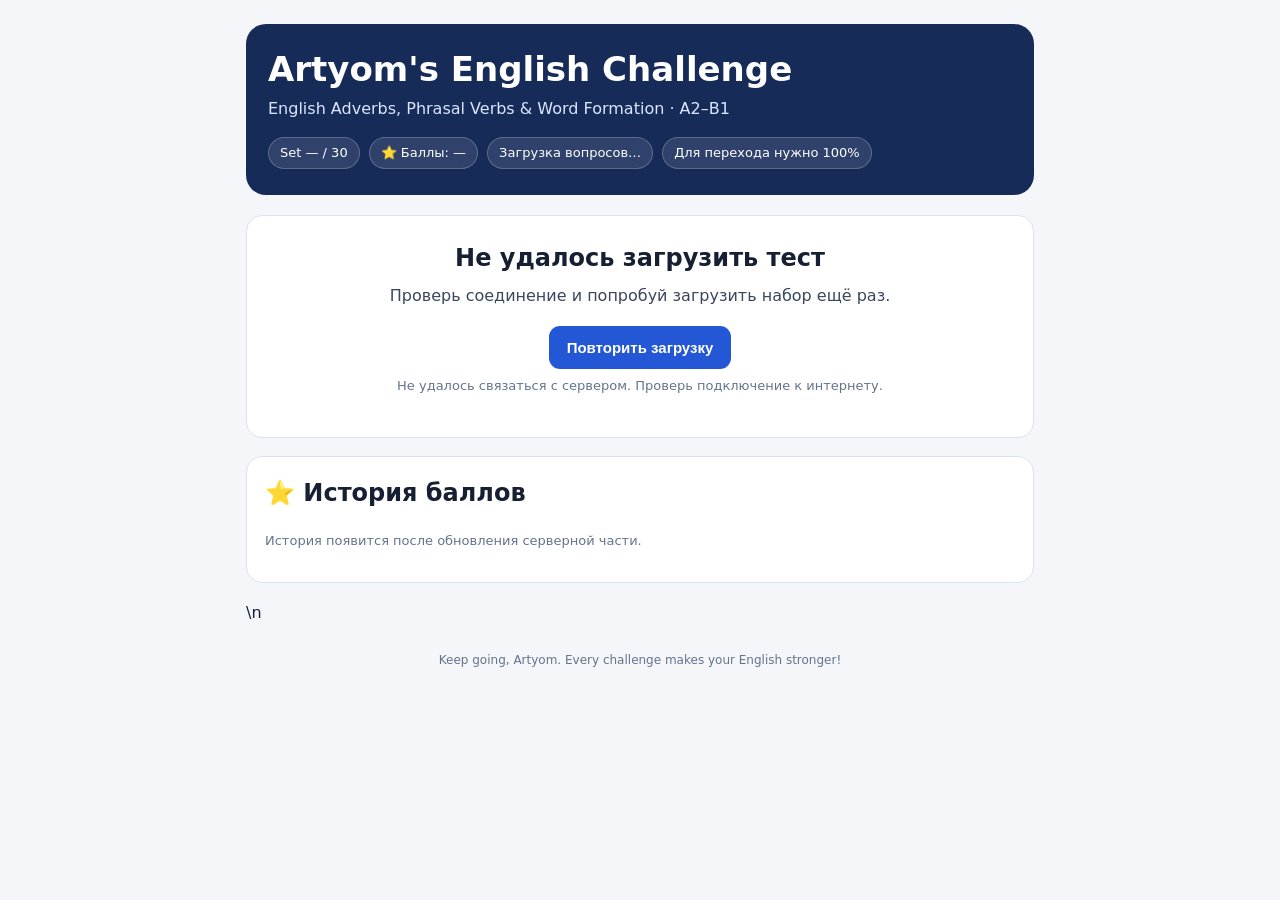
<file: index.html>
<!doctype html>
<html lang="ru">
<head>
<meta charset="utf-8">
<meta name="viewport" content="width=device-width, initial-scale=1">
<meta name="theme-color" content="#172b59">
<title>Artyom's English Challenge — Adverbs & Phrasal Verbs</title>
<style>
:root{color-scheme:light;--ink:#172033;--muted:#64748b;--line:#dbe3ee;--blue:#2457d6;--navy:#172b59;--pale:#eef4ff;--good:#e9f8ef;--bad:#fff0f0;--amber:#fff6df}
*{box-sizing:border-box}
body{margin:0;background:#f4f6fa;color:var(--ink);font:16px/1.5 system-ui,-apple-system,Segoe UI,Roboto,Arial,sans-serif}
main{max-width:820px;margin:0 auto;padding:24px 16px 48px}
.hero{background:var(--navy);color:white;padding:26px 22px;border-radius:20px;margin-bottom:20px}
h1{font-size:clamp(25px,5vw,34px);line-height:1.15;margin:0 0 8px}
.hero p{margin:0;color:#dbe6ff}
.meta{display:flex;gap:9px;flex-wrap:wrap;margin-top:16px}
.pill{background:#ffffff1c;border:1px solid #ffffff38;border-radius:99px;padding:5px 11px;font-size:13px}
.panel{background:white;border:1px solid var(--line);border-radius:16px;padding:18px;margin-bottom:18px;color:#39465d}
#startPanel{text-align:center;padding:24px}
#startPanel h2{margin:0 0 8px;color:var(--ink)}
#startPanel p{margin:7px 0 18px}
#testArea[hidden],#result[hidden],.hidden{display:none!important}
.instructions{font-size:14px;color:#526078;margin-bottom:14px}
#timerBar{display:flex;align-items:center;justify-content:space-between;gap:12px;background:#fff;border:1px solid var(--line);border-radius:12px;padding:10px 14px;margin:0 0 14px;font-weight:700}
#timer{font-variant-numeric:tabular-nums;font-size:22px;color:var(--blue)}
.progressLine{height:7px;background:#e7ecf4;border-radius:9px;overflow:hidden;margin:12px 0 18px}
#progressFill{height:100%;width:0;background:var(--blue);transition:width .2s}
.question{background:white;border:1px solid var(--line);border-radius:15px;padding:18px;margin:14px 0}
.qhead{font-size:13px;color:var(--muted);font-weight:700;letter-spacing:.035em;text-transform:uppercase}
.prompt{font-weight:650;margin:7px 0 12px;color:var(--ink)}
.option{display:flex;gap:10px;align-items:flex-start;border:1px solid var(--line);border-radius:10px;padding:10px 12px;margin:8px 0;cursor:pointer;transition:border-color .12s,background .12s}
.option:hover{border-color:#9bb4ed}
.option:has(input:checked){border-color:var(--blue);background:var(--pale)}
.option input{margin-top:4px;accent-color:var(--blue);flex:0 0 auto}
.actions{display:flex;gap:10px;flex-wrap:wrap;margin:20px 0 6px}
.btn{border:0;border-radius:11px;padding:13px 18px;font-weight:700;font-size:15px;cursor:pointer}
.primary{background:var(--blue);color:white}
.secondary{background:#e6ebf3;color:#24324a}
.btn:disabled{opacity:.5;cursor:not-allowed}
#result{margin-top:18px}
#result h2{margin:0 0 8px;color:var(--ink)}
.score{font-size:30px;font-weight:800;color:var(--blue);margin:4px 0}
.small{font-size:13px;color:var(--muted)}
.status{padding:12px 14px;border-radius:11px;background:#f3f6fb;margin:12px 0}
.review{border-top:1px solid var(--line);padding:11px 0}
.correct,.incorrect{border-radius:9px;padding:10px 12px}
.correct{background:var(--good)}
.incorrect{background:var(--bad)}
.reviewText{overflow-wrap:anywhere}
footer{text-align:center;color:var(--muted);font-size:12px;margin-top:26px}
</style>
</head>
<body>
<main>
  <section class="hero">
    <h1>Artyom's English Challenge</h1>
    <p>English Adverbs, Phrasal Verbs & Word Formation · A2–B1</p>
    <div class="meta">
      <span class="pill" id="setPill">Set — / 30</span>
      <span class="pill" id="pointsPill">⭐ Баллы: —</span>
      <span class="pill" id="questionCountPill">Загрузка вопросов…</span>
      <span class="pill" id="passingScorePill">Для перехода нужно 100%</span>
    </div>
  </section>

  <section id="startPanel" class="panel">
    <h2 id="startTitle">Загружаю тест…</h2>
    <p id="startText">Получаю текущий набор с сервера.</p>
    <button class="btn primary" type="button" id="startBtn" disabled>Start Test</button>
    <p id="loadStatus" class="small" role="status"></p>
  </section>

  <section id="testArea" hidden>
    <div id="timerBar">
      <span id="testTitle">Formula Challenge</span>
      <span><span class="small">Time</span> <span id="timer" role="timer" aria-live="off">00:00</span></span>
    </div>
    <div class="progressLine"><div id="progressFill"></div></div>
    <div class="panel instructions">
      <strong>Инструкция:</strong> В каждом вопросе выбери один правильный вариант. В каждом тесте 25 вопросов: 16 на наречия и грамматику, 4 на фразовые глаголы из The Secret Coin и 5 на словообразование (-ful, -less, -ly, -ness, -er, -able, re-, un-, mis-, over-). За 25/25 — +80 баллов.
      <br><br><strong>Баллы:</strong> Идеальный результат 25/25 — +80 баллов за впервые пройденный набор; иначе — штраф −10 баллов за неудачную попытку в блоке наречий.
    </div>
    <form id="quiz">
      <div id="questions"></div>
      <div class="actions">
        <button class="btn primary" type="submit" id="checkBtn">Проверить ответы</button>
      </div>
    </form>
  </section>

  <section id="result" class="panel" hidden aria-live="polite">
    <h2>Результат</h2>
    <p id="elapsedResult" class="small"></p>
    <div class="score" id="score"></div>
    <p id="pointsResult" style="font-weight:700;color:#128052"></p>
    <p id="message"></p>
    <div id="sendStatus" class="status small" role="status"></div>
    <div class="actions">
      <button class="btn primary hidden" id="nextBtn" type="button">Открыть следующий набор</button>
      <button class="btn secondary hidden" id="retrySetBtn" type="button">Повторить этот набор</button>
      <button class="btn secondary hidden" id="retrySendBtn" type="button">Повторить отправку результата</button>
      <button class="btn secondary" id="copyBtn" type="button">Скопировать результат</button>
    </div>
    <div id="review"></div>
  </section>
  <section class="panel" id="rewardHistoryPanel"><h2 style="margin-top:0;color:#172033">⭐ История баллов</h2><p id="rewardHistoryStatus" class="small">Загружаю историю…</p><div id="rewardHistoryEntries"></div></section>\n  <footer>Keep going, Artyom. Every challenge makes your English stronger!</footer>
</main>

<script>
'use strict';

const RESULTS_ENDPOINT = 'https://script.google.com/macros/s/AKfycby7h-mc--QERnZ_N62qBu2FbjmvOHRYYzFAMH0ziH3w1w3uVgPUM2_EVX2EEw4zzc7VPw/exec';
const TOTAL_SETS = 30;
const letters = ['A', 'B', 'C', 'D'];

let currentTest = null;
let displayedQuestions = [];
let startedAt = null;
let elapsedSeconds = 0;
let timerInterval = null;
let pendingPayload = null;
let testStarted = false;
let submissionComplete = false;

const el = id => document.getElementById(id);
const startPanel = el('startPanel');
const testArea = el('testArea');
const resultPanel = el('result');
const form = el('quiz');
const questionRoot = el('questions');

function shuffle(items) {
  const copy = items.slice();
  for (let i = copy.length - 1; i > 0; i--) {
    const j = Math.floor(Math.random() * (i + 1));
    [copy[i], copy[j]] = [copy[j], copy[i]];
  }
  return copy;
}

function formatDuration(total) {
  const minutes = String(Math.floor(total / 60)).padStart(2, '0');
  const seconds = String(total % 60).padStart(2, '0');
  return minutes + ':' + seconds;
}

function updateTimer() {
  if (startedAt === null) return;
  elapsedSeconds = Math.floor((Date.now() - startedAt) / 1000);
  el('timer').textContent = formatDuration(elapsedSeconds);
}

function stopTimer() {
  if (timerInterval !== null) {
    clearInterval(timerInterval);
    timerInterval = null;
  }
}

function jsonpRequest(params, timeoutMs = 20000) {
  return new Promise((resolve, reject) => {
    const callbackName = 'artyomJsonp_' + Date.now() + '_' + Math.floor(Math.random() * 1000000);
    const script = document.createElement('script');
    let finished = false;

    const cleanup = () => {
      if (script.parentNode) script.parentNode.removeChild(script);
      try { delete window[callbackName]; }
      catch (error) { window[callbackName] = undefined; }
    };

    const timeout = setTimeout(() => {
      if (finished) return;
      finished = true;
      cleanup();
      reject(new Error('Сервер не ответил вовремя. Проверь подключение и попробуй ещё раз.'));
    }, timeoutMs);

    window[callbackName] = response => {
      if (finished) return;
      finished = true;
      clearTimeout(timeout);
      cleanup();
      resolve(response);
    };

    script.onerror = () => {
      if (finished) return;
      finished = true;
      clearTimeout(timeout);
      cleanup();
      reject(new Error('Не удалось связаться с сервером. Проверь подключение к интернету.'));
    };

    const query = new URLSearchParams({...params, callback: callbackName}).toString();
    script.src = RESULTS_ENDPOINT + '?' + query;
    document.head.appendChild(script);
  });
}

async function loadRewardHistory() {
  const status=el('rewardHistoryStatus');
  const root=el('rewardHistoryEntries');
  try {
    const data=await jsonpRequest({action:'getRewards'});
    if(!data||!data.ok||!Array.isArray(data.history)) throw new Error(data&&data.error||'История пока не подключена на сервере');
    status.textContent='Баланс: '+data.pointsBalance+' · Начислено: '+data.earned+' · Списано (включая штрафы): '+data.spent;
    root.replaceChildren();
    if(!data.history.length){const p=document.createElement('p');p.textContent='Операций пока нет';root.append(p);}
    data.history.slice(0,30).forEach(item=>{const p=document.createElement('div');p.className='review';p.textContent=(item.type==='earn'?'➕ +':'➖ −')+item.amount+' баллов · '+(item.reason||'Операция')+' · '+(item.date||'');root.append(p);});
  }catch(error){status.textContent='История появится после обновления серверной части.';root.replaceChildren();}
}

async function loadCurrentTest() {
  el('startBtn').disabled = true;
  el('startTitle').textContent = 'Загружаю тест…';
  el('startText').textContent = 'Получаю текущий набор с сервера.';
  el('loadStatus').textContent = '';
  try {
    const response = await jsonpRequest({action: 'getTest'});
    if (!response || !response.ok || !Array.isArray(response.questions) ||
        response.questions.length !== 25 || !response.testId ||
        !Number.isInteger(Number(response.setNumber))) {
      throw new Error(response && response.error ? response.error : 'Сервер вернул некорректный набор.');
    }

    const ids = new Set();
    response.questions.forEach(question => {
      if (!question.id || ids.has(question.id) || !Array.isArray(question.options) || question.options.length !== 4) {
        throw new Error('В полученном наборе обнаружена ошибка структуры вопроса.');
      }
      ids.add(question.id);
    });

    currentTest = response;
    el('questionCountPill').textContent = response.questions.length + ' questions';
    el('passingScorePill').textContent = response.questions.length + '/' + response.questions.length + ' to unlock the next set';
    el('setPill').textContent = 'Набор ' + response.setNumber + ' / ' + response.totalSets;
    el('pointsPill').textContent = '⭐ Баллы: ' + (Number.isFinite(Number(response.pointsBalance)) && response.pointsBalance !== undefined ? response.pointsBalance : '—');
    el('startTitle').textContent = 'Готов к тесту?';
    el('startText').textContent = response.title;
    el('startBtn').disabled = false;
    el('startBtn').textContent = 'Начать тест';
    el('loadStatus').textContent = 'Набор получен. Правильные ответы хранятся на сервере.';
    return true;
  } catch (error) {
    currentTest = null;
    el('startTitle').textContent = 'Не удалось загрузить тест';
    el('startText').textContent = 'Проверь соединение и попробуй загрузить набор ещё раз.';
    el('loadStatus').textContent = error.message;
    el('startBtn').disabled = false;
    el('startBtn').textContent = 'Повторить загрузку';
    return false;
  }
}

function renderQuiz() {
  questionRoot.innerHTML = '';
  displayedQuestions = (currentTest.questions.length === 16
    ? [currentTest.questions[0]].concat(shuffle(currentTest.questions.slice(1)))
    : shuffle(currentTest.questions)).map(question => ({
    question,
    options: shuffle(question.options.map((text, originalIndex) => ({text, originalIndex})))
  }));

  displayedQuestions.forEach(({question, options}, index) => {
    const card = document.createElement('section');
    card.className = 'question';

    const heading = document.createElement('div');
    heading.className = 'qhead';
    heading.textContent = 'Question ' + (index + 1) + ' of ' + currentTest.questions.length + ' · ' + question.type;

    const prompt = document.createElement('div');
    prompt.className = 'prompt';
    prompt.textContent = question.prompt;

    card.append(heading, prompt);

    options.forEach((option, optionIndex) => {
      const label = document.createElement('label');
      label.className = 'option';

      const radio = document.createElement('input');
      radio.type = 'radio';
      radio.name = 'q_' + question.id;
      radio.value = String(option.originalIndex);
      radio.addEventListener('change', updateProgress);

      const text = document.createElement('span');
      const letter = document.createElement('strong');
      letter.textContent = letters[optionIndex] + '. ';
      text.append(letter, document.createTextNode(option.text));

      label.append(radio, text);
      card.appendChild(label);
    });

    questionRoot.appendChild(card);
  });

  updateProgress();
}

function updateProgress() {
  const answered = currentTest.questions.reduce((count, question) => {
    return count + (form.querySelector('input[name="q_' + question.id + '"]:checked') ? 1 : 0);
  }, 0);
  el('progressFill').style.width = (answered / currentTest.questions.length * 100) + '%';
  el('checkBtn').textContent = 'Проверить ответы (' + answered + '/' + currentTest.questions.length + ')';
}

function startTest() {
  if (!currentTest) {
    loadCurrentTest();
    return;
  }
  if (testStarted) return;

  testStarted = true;
  submissionComplete = false;
  pendingPayload = null;
  startedAt = Date.now();
  elapsedSeconds = 0;
  form.reset();
  renderQuiz();

  startPanel.hidden = true;
  resultPanel.hidden = true;
  testArea.hidden = false;
  el('timer').textContent = '00:00';
  el('testTitle').textContent = 'Набор ' + currentTest.setNumber + ' из ' + currentTest.totalSets;
  el('checkBtn').disabled = false;
  timerInterval = setInterval(updateTimer, 250);
  window.scrollTo({top: 0, behavior: 'smooth'});
}

function makePayload() {
  const answers = displayedQuestions.map(({question}) => {
    const chosen = form.querySelector('input[name="q_' + question.id + '"]:checked');
    return {
      questionId: question.id,
      selectedIndex: chosen ? Number(chosen.value) : null
    };
  });
  return {
    student: 'Артём',
    testId: currentTest.testId,
    setNumber: currentTest.setNumber,
    attemptId: 'att_' + Date.now() + '_' + Math.random().toString(36).slice(2, 12),
    durationSeconds: elapsedSeconds,
    answers
  };
}

async function submitPendingResult() {
  if (!pendingPayload || submissionComplete) return;

  el('retrySendBtn').classList.add('hidden');
  el('sendStatus').textContent = 'Проверяю ответы и сохраняю результат на сервере…';

  try {
    const response = await jsonpRequest({
      action: 'submit',
      payload: JSON.stringify(pendingPayload)
    });

    if (!response || !response.ok || !Array.isArray(response.results)) {
      const diagnostic = response ? JSON.stringify(response) : 'пустой ответ';
      throw new Error('Не удалось подтвердить результат. ' + diagnostic);
    }

    submissionComplete = true;
    testStarted = false;
    showVerifiedResult(response, pendingPayload);
  } catch (error) {
    el('sendStatus').textContent = error.message + ' Повторная отправка использует тот же ID попытки, чтобы не создать дубль.';
    el('retrySendBtn').classList.remove('hidden');
  }
}

function showVerifiedResult(response, payload) {
  stopTimer();
  testArea.hidden = true;
  resultPanel.hidden = false;

  const byId = {};
  response.results.forEach(item => { byId[item.questionId] = item; });

  el('score').textContent = response.score + ' / ' + response.total;
  if (response.pointsBalance !== undefined) {
    el('pointsPill').textContent = '⭐ Баллы: ' + response.pointsBalance;
    el('pointsResult').textContent = (response.pointsAwarded ? '🏆 +' + response.pointsAwarded + ' баллов! ' : '') + (response.pointsPenalty ? '⚠️ −' + response.pointsPenalty + ' баллов за попытку. ' : '') + 'Всего баллов: ' + response.pointsBalance;
  } else {
    el('pointsResult').textContent = 'Баллы появятся после обновления серверного кода.';
  }
  el('elapsedResult').textContent = 'Время: ' + formatDuration(payload.durationSeconds);
  el('sendStatus').textContent = 'Проверено сервером. Попытка сохранена в журнале результатов.';

  if (response.passed && response.setNumber < response.totalSets) {
    el('message').textContent = 'Отлично! ' + response.total + ' из ' + response.total + '. Следующий набор открыт.';
    el('nextBtn').textContent = 'Открыть набор ' + (response.setNumber + 1);
    el('nextBtn').classList.remove('hidden');
    el('retrySetBtn').classList.add('hidden');
  } else if (response.passed && response.setNumber === response.totalSets) {
    el('message').textContent = 'Идеально! Все ' + response.totalSets + ' наборов пройдены. Новый блок наречий завершён.';
    el('nextBtn').classList.add('hidden');
    el('retrySetBtn').textContent = 'Повторить набор ' + response.totalSets;
    el('retrySetBtn').classList.remove('hidden');
  } else {
    el('message').textContent = 'Пока не ' + response.total + ' из ' + response.total + '. Изучи разбор ошибок. ' + (response.setNumber >= 16 ? 'Для следующей попытки уже подготовлены ДРУГИЕ вопросы этого же набора.' : 'Повтори набор для открытия следующего.') + ' Следующий набор пока закрыт.';
    el('nextBtn').classList.add('hidden');
    el('retrySetBtn').textContent = response.setNumber >= 16 ? 'Новый вариант того же набора' : 'Повторить этот набор';
    el('retrySetBtn').classList.remove('hidden');
  }

  const review = el('review');
  review.innerHTML = '';
  currentTest.questions.forEach((question, index) => {
    const server = byId[question.id];
    const submitted = payload.answers.find(answer => answer.questionId === question.id);
    const selectedIndex = submitted ? submitted.selectedIndex : null;
    const correct = !!server && server.isCorrect;

    const wrapper = document.createElement('div');
    wrapper.className = 'review';

    const panel = document.createElement('div');
    panel.className = correct ? 'correct' : 'incorrect';

    const title = document.createElement('strong');
    title.textContent = (index + 1) + '. ' + (correct ? 'Верно ✓' : selectedIndex === null ? 'Нет ответа' : 'Ошибка ✗');
    panel.appendChild(title);
    panel.appendChild(document.createElement('br'));

    const questionText = document.createElement('div');
    questionText.className = 'reviewText';
    questionText.textContent = question.prompt;
    panel.appendChild(questionText);

    const chosenText = selectedIndex === null ? 'Нет ответа' : question.options[selectedIndex];
    const userAnswer = document.createElement('div');
    userAnswer.textContent = 'Твой ответ: ' + chosenText;
    panel.appendChild(userAnswer);

    const rightAnswer = document.createElement('div');
    rightAnswer.textContent = 'Правильный ответ: ' + question.options[server.correctIndex];
    rightAnswer.style.fontWeight = '700';
    panel.appendChild(rightAnswer);

    const explanation = document.createElement('div');
    explanation.className = 'small';
    explanation.textContent = server.explanation;
    panel.appendChild(explanation);

    wrapper.appendChild(panel);
    review.appendChild(wrapper);
  });

  resultPanel.scrollIntoView({behavior: 'smooth', block: 'start'});
}

form.addEventListener('submit', async event => {
  event.preventDefault();
  if (!testStarted || pendingPayload) return;

  stopTimer();
  updateTimer();
  pendingPayload = makePayload();
  el('checkBtn').disabled = true;
  resultPanel.hidden = false;
  el('score').textContent = '…';
  el('message').textContent = 'Ответы отправлены на серверную проверку.';
  el('elapsedResult').textContent = 'Время: ' + formatDuration(elapsedSeconds);
  el('sendStatus').textContent = 'Проверяю…';
  el('retrySendBtn').classList.add('hidden');
  resultPanel.scrollIntoView({behavior: 'smooth', block: 'start'});
  await submitPendingResult();
});

el('startBtn').addEventListener('click', () => {
  if (!currentTest) loadCurrentTest();
  else startTest();
});

el('retrySendBtn').addEventListener('click', submitPendingResult);

el('retrySetBtn').addEventListener('click', async () => {
  if (!submissionComplete) return;
  resultPanel.hidden = true;
  startPanel.hidden = false;
  pendingPayload = null;
  submissionComplete = false;
  await loadCurrentTest();
  if (currentTest) startTest();
});

el('nextBtn').addEventListener('click', async () => {
  if (!submissionComplete) return;
  resultPanel.hidden = true;
  startPanel.hidden = false;
  pendingPayload = null;
  submissionComplete = false;
  await loadCurrentTest();
});

el('copyBtn').addEventListener('click', async () => {
  const text = [
    "Artyom's English Challenge",
    'Набор: ' + (currentTest ? currentTest.setNumber : '—'),
    'Результат: ' + el('score').textContent,
    el('message').textContent,
    el('elapsedResult').textContent
  ].join('\n');
  try {
    await navigator.clipboard.writeText(text);
    el('copyBtn').textContent = 'Скопировано';
  } catch (error) {
    el('copyBtn').textContent = 'Не удалось скопировать';
  }
});

loadCurrentTest();
loadRewardHistory();
</script>
</body>
</html>
</file>
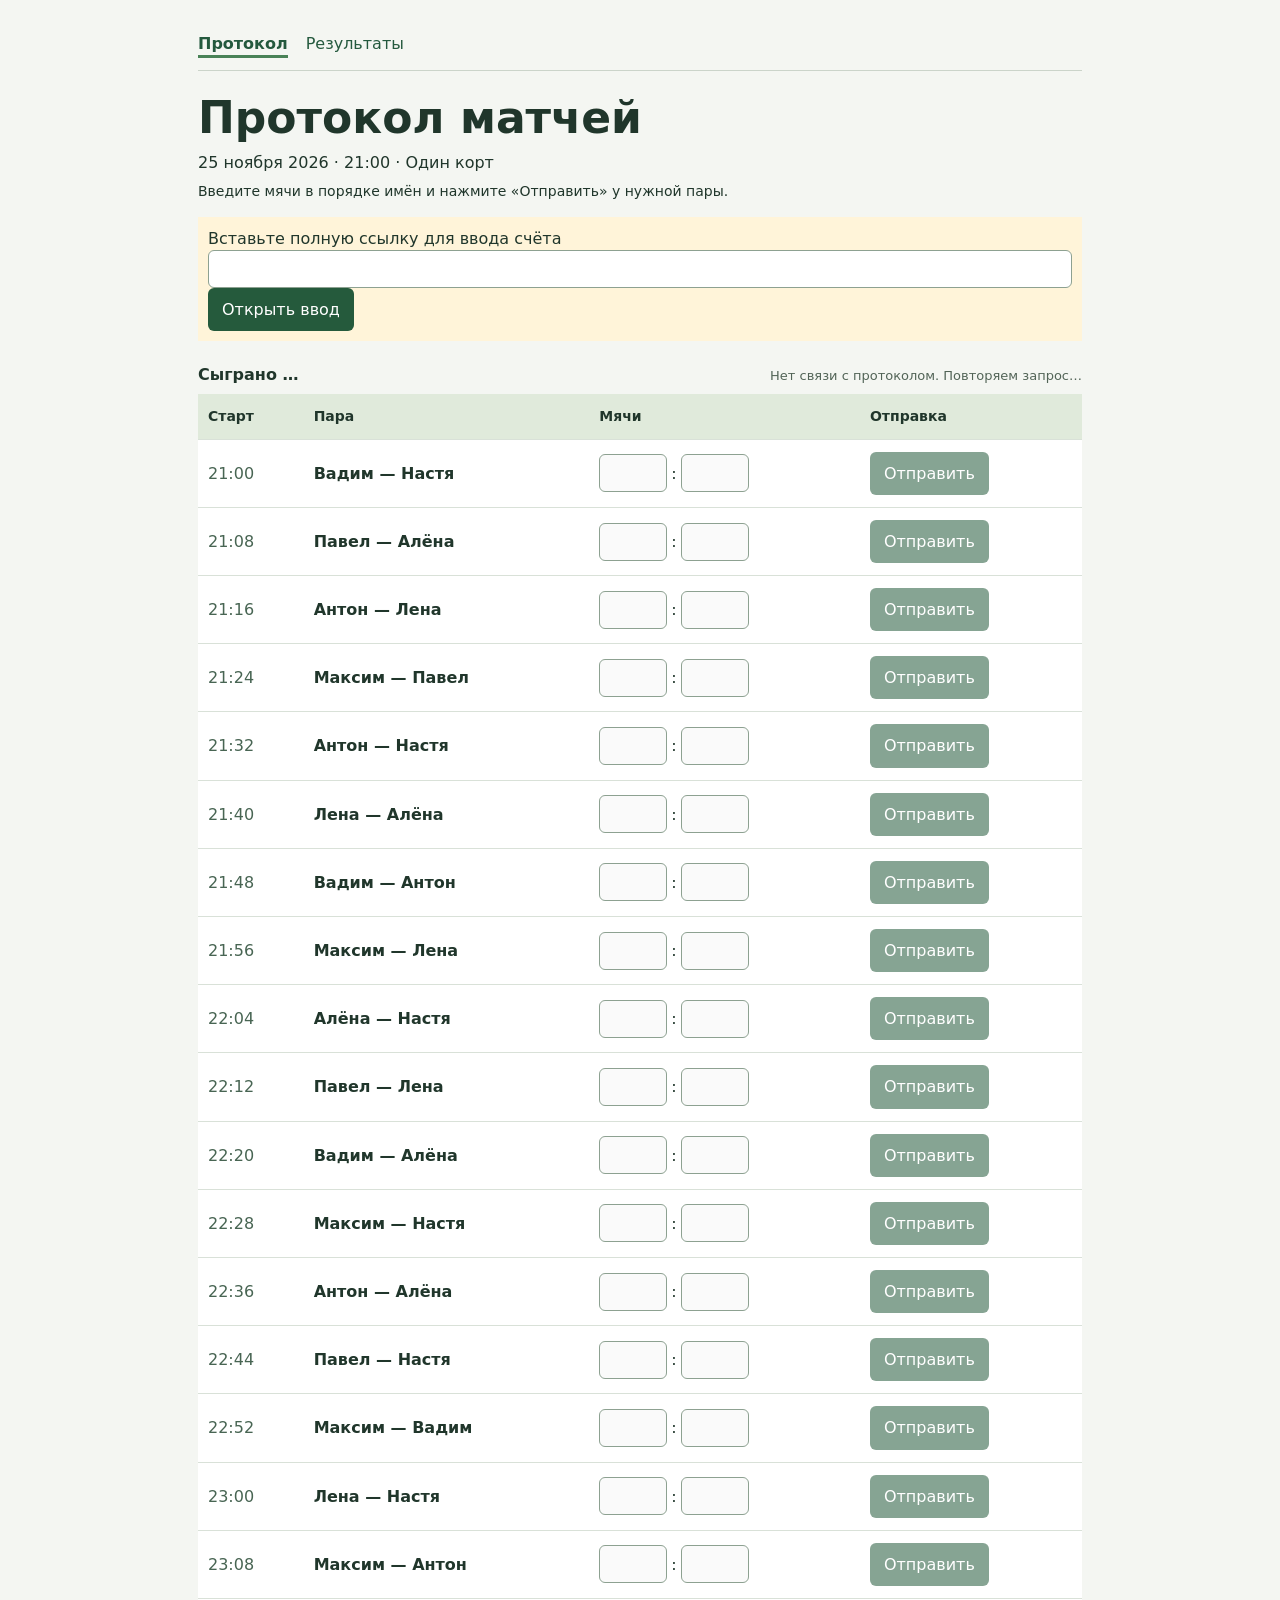
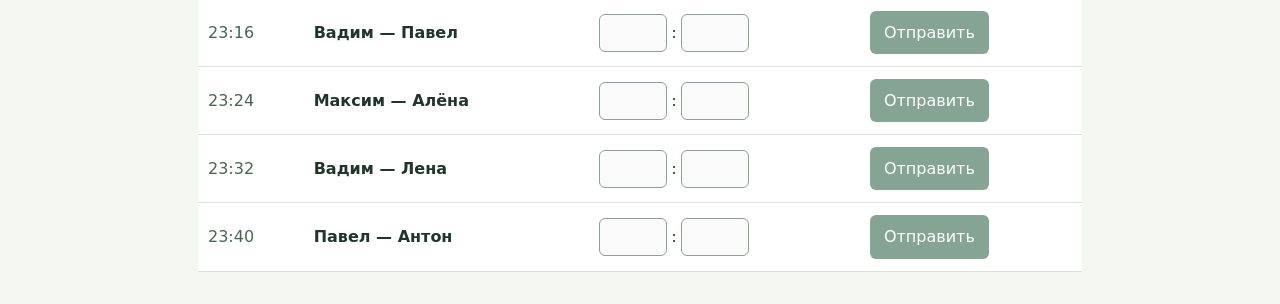
<file: tennis-2026-11-25/index.html>
<!doctype html><html lang="ru"><head><meta charset="utf-8"><meta name="viewport" content="width=device-width,initial-scale=1"><meta name="referrer" content="no-referrer"><link rel="stylesheet" href="style.css"><title>Протокол матчей · 25 ноября</title></head><body data-page="edit"><main><nav><a href="./" aria-current="page">Протокол</a><a href="results.html" >Результаты</a></nav><header><h1>Протокол матчей</h1><p>25 ноября 2026 · 21:00 · Один корт</p><p class="note">Введите мячи в порядке имён и нажмите «Отправить» у нужной пары.</p></header><p id="access" hidden>Для записи откройте ссылку организатора с ключом ввода.</p><div class="meta"><b>Сыграно <span id="count">…</span></b><span id="sync" role="status">Загрузка…</span></div><table><thead><tr><th>Старт</th><th>Пара</th><th>Мячи</th><th>Отправка</th></tr></thead><tbody></tbody></table></main><script type="module" src="app.js?v=phone-direct"></script></body></html>
</file>
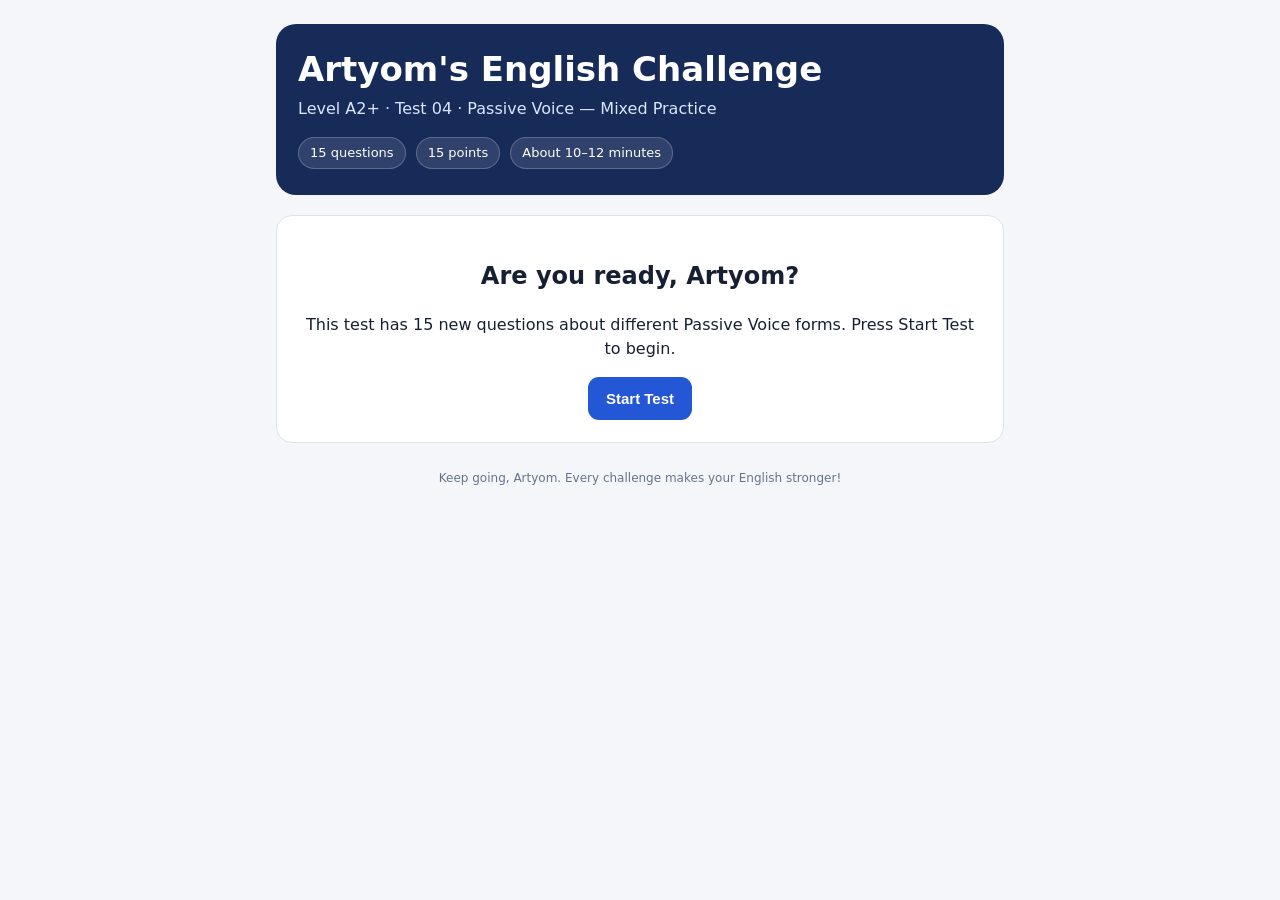
<file: artyom_english_challenge_a2_plus.html>
<!doctype html>
<html lang="ru">
<head>
<meta charset="utf-8">
<meta name="viewport" content="width=device-width, initial-scale=1">
<title>Artyom's English Challenge — Passive Voice Test 04</title>
<style>
:root{color-scheme:light;--ink:#172033;--muted:#64748b;--line:#dbe3ee;--blue:#2457d6;--pale:#eef4ff;--good:#e9f8ef;--bad:#fff0f0}
*{box-sizing:border-box}body{margin:0;background:#f4f6fa;color:var(--ink);font:16px/1.5 system-ui,-apple-system,Segoe UI,Roboto,Arial,sans-serif}
main{max-width:760px;margin:0 auto;padding:24px 16px 48px}.hero{background:#172b59;color:white;padding:26px 22px;border-radius:20px;margin-bottom:20px}
h1{font-size:clamp(25px,5vw,34px);line-height:1.15;margin:0 0 8px}.hero p{margin:0;color:#dbe6ff}.meta{display:flex;gap:10px;flex-wrap:wrap;margin-top:16px}.pill{background:#ffffff1c;border:1px solid #ffffff38;border-radius:99px;padding:5px 11px;font-size:13px}
.instructions{background:white;border:1px solid var(--line);border-radius:14px;padding:14px 16px;margin-bottom:18px;color:#39465d}
.question{background:white;border:1px solid var(--line);border-radius:15px;padding:18px;margin:14px 0}.qhead{font-size:13px;color:var(--muted);font-weight:700;letter-spacing:.04em;text-transform:uppercase}.prompt{font-weight:650;margin:7px 0 12px}.translation{color:#526078;font-size:14px;margin:-4px 0 12px}
.option{display:flex;gap:10px;align-items:flex-start;border:1px solid var(--line);border-radius:10px;padding:10px 12px;margin:8px 0;cursor:pointer}.option:has(input:checked){border-color:var(--blue);background:var(--pale)}.option input{margin-top:4px;accent-color:var(--blue)}
.actions{display:flex;gap:10px;flex-wrap:wrap;margin:22px 0}.btn{border:0;border-radius:11px;padding:13px 18px;font-weight:700;font-size:15px;cursor:pointer}.primary{background:var(--blue);color:white}.secondary{background:#e6ebf3;color:#24324a}.btn:disabled{opacity:.5;cursor:not-allowed}
#result{display:none;background:white;border:1px solid var(--line);border-radius:16px;padding:20px;margin-top:18px}#result h2{margin:0 0 8px}.score{font-size:28px;font-weight:800;color:var(--blue)}.review{border-top:1px solid var(--line);padding:11px 0}.correct{background:var(--good);border-radius:9px;padding:9px}.incorrect{background:var(--bad);border-radius:9px;padding:9px}.small{font-size:13px;color:var(--muted)}
#startPanel{background:white;border:1px solid var(--line);border-radius:16px;padding:22px;margin-bottom:18px;text-align:center}#timerBar{display:flex;align-items:center;justify-content:space-between;gap:12px;background:#fff;border:1px solid var(--line);border-radius:12px;padding:10px 14px;margin:0 0 14px;font-weight:700}#timer{font-variant-numeric:tabular-nums;font-size:22px;color:var(--blue)}#testArea[hidden]{display:none}
footer{text-align:center;color:var(--muted);font-size:12px;margin-top:26px}
</style>
</head>
<body><main>
<section class="hero"><h1>Artyom's English Challenge</h1><p>Level A2+ · Test 04 · Passive Voice — Mixed Practice</p><div class="meta"><span class="pill">15 questions</span><span class="pill">15 points</span><span class="pill">About 10–12 minutes</span></div></section>
<section id="startPanel"><h2>Are you ready, Artyom?</h2><p>This test has 15 new questions about different Passive Voice forms. Press Start Test to begin.</p><button class="btn primary" type="button" id="startBtn">Start Test</button></section>
<div id="testArea" hidden><div id="timerBar"><span>Time elapsed</span><span id="timer" role="timer" aria-live="off">00:00</span></div>
<div class="instructions"><strong>Инструкция:</strong> Прочитай предложение на русском и выбери правильный перевод на английском. Ответь на все 15 вопросов и нажми <strong>Finish &amp; Check Answers</strong>. После проверки появятся результат и объяснения.</div>
<form id="quiz"><div id="questions"></div><div class="actions"><button class="btn primary" type="submit" id="check">Finish &amp; Check Answers</button><button class="btn secondary" type="button" id="reset">Try again</button></div></form></div>
<section id="result" aria-live="polite"><h2>Your result</h2><p id="elapsedResult" class="small"></p><div class="score" id="score"></div><p id="message"></p><div class="actions"><button class="btn primary" id="copy" type="button">Copy results</button><button class="btn primary" id="send" type="button">Отправить результат</button></div><p id="sendStatus" class="small"></p><div id="review"></div></section>
<footer>Keep going, Artyom. Every challenge makes your English stronger!</footer></main>
<script>
const RESULTS_ENDPOINT="https://script.google.com/macros/s/AKfycbxGweNqBvYEs0INITyn4KwwlyfWjEjKisQ4LvYnVfTljWPfaCf71_REpMzWgg4zwFczng/exec";
let startedAt=null,timerInterval=null,elapsedSeconds=0,testStarted=false,savedPayload=null;
const startPanel=document.getElementById("startPanel"),testArea=document.getElementById("testArea"),timerDisplay=document.getElementById("timer");
function formatDuration(t){return String(Math.floor(t/60)).padStart(2,"0")+":"+String(t%60).padStart(2,"0")}
function renderTimer(){timerDisplay.textContent=formatDuration(elapsedSeconds)}
function stopTimer(){if(timerInterval){clearInterval(timerInterval);timerInterval=null}}
function startTest(){if(testStarted)return;testStarted=true;startedAt=Date.now();elapsedSeconds=0;startPanel.hidden=true;testArea.hidden=false;renderTimer();timerInterval=setInterval(()=>{elapsedSeconds=Math.floor((Date.now()-startedAt)/1000);renderTimer()},250)}
document.getElementById("startBtn").addEventListener("click",startTest);
const data=[
{ru:"Эти автомобили производятся в Германии.",opts:["These cars are made in Germany.","These cars make in Germany.","These cars were make in Germany."],a:0,why:"Present Simple Passive: am/is/are + V3. Речь идёт об общем факте; make → made."},
{ru:"Окна помыли вчера.",opts:["The windows are cleaned yesterday.","The windows were cleaned yesterday.","The windows cleaned yesterday."],a:1,why:"Past Simple Passive: was/were + V3. Yesterday указывает на прошедшее время."},
{ru:"Новый спортивный центр откроют в июне.",opts:["A new sports centre is opened in June.","A new sports centre will opened in June.","A new sports centre will be opened in June."],a:2,why:"Future Simple Passive: will be + V3."},
{ru:"Молоко не продают в этом магазине.",opts:["Milk is not sold in this shop.","Milk does not sold in this shop.","Milk was not sell in this shop."],a:0,why:"Отрицание Present Simple Passive: am/is/are + not + V3; sell → sold."},
{ru:"Сейчас строится новая школа.",opts:["A new school is built now.","A new school is being built now.","A new school was being built now."],a:1,why:"Present Continuous Passive: am/is/are being + V3. Now показывает процесс в данный момент."},
{ru:"Ужин готовили, когда я позвонил.",opts:["Dinner was being prepared when I called.","Dinner is being prepared when I called.","Dinner was prepared when I call."],a:0,why:"Past Continuous Passive: was/were being + V3 — действие было в процессе в тот момент прошлого."},
{ru:"Все задания уже выполнены.",opts:["All the tasks have already completed.","All the tasks have already been completed.","All the tasks had already been complete."],a:1,why:"Present Perfect Passive: have/has been + V3. Complete → completed."},
{ru:"К тому времени мост уже построили.",opts:["By that time, the bridge has been built.","By that time, the bridge was being built.","By that time, the bridge had been built."],a:2,why:"Past Perfect Passive: had been + V3. Постройка завершилась до указанного момента в прошлом."},
{ru:"Здесь можно фотографировать.",opts:["Photos can be taken here.","Photos can taken here.","Photos can be take here."],a:0,why:"После модального глагола в Passive Voice: can + be + V3; take → taken."},
{ru:"Тебе нельзя пользоваться телефоном на уроке.",opts:["Your phone must not use in class.","Your phone must not be used in class.","Your phone is not must be used in class."],a:1,why:"Модальное отрицание в Passive: must not + be + V3; use → used."},
{ru:"Когда был изобретён телефон?",opts:["When did the telephone invented?","When was the telephone invented?","When was invented the telephone?"],a:1,why:"Вопрос в Past Simple Passive: вопросительное слово + was/were + подлежащее + V3."},
{ru:"Кем была написана эта песня?",opts:["Who was this song written by?","Who did this song written by?","Who was this song wrote by?"],a:0,why:"Вопрос о том, кто выполнил действие: was + subject + V3 + by; write → written."},
{ru:"Эту комнату убирают каждый день.",opts:["This room is cleaned every day.","This room cleans every day.","This room was cleaned every day."],a:0,why:"Every day обозначает регулярное действие: Present Simple Passive — is + V3."},
{ru:"Посылка ещё не доставлена.",opts:["The parcel has not delivered yet.","The parcel was not been delivered yet.","The parcel has not been delivered yet."],a:2,why:"Present Perfect Passive с отрицанием: has not been + V3. Deliver → delivered."},
{ru:"Правила должны быть объяснены учителем.",opts:["The rules should explained by the teacher.","The rules should be explained by the teacher.","The rules are should be explained by the teacher."],a:1,why:"Should в Passive Voice: should + be + V3; explain → explained."}
];
const letters=["A","B","C"],root=document.getElementById("questions");
data.forEach((q,i)=>{const card=document.createElement("section");card.className="question";card.innerHTML='<div class="qhead">Question '+(i+1)+' of '+data.length+'</div><div class="prompt"></div><div class="translation">Choose the correct English sentence.</div>';card.querySelector(".prompt").textContent=q.ru;q.opts.forEach((o,j)=>{const label=document.createElement("label");label.className="option";const radio=document.createElement("input");radio.type="radio";radio.name="q"+i;radio.value=String(j);const span=document.createElement("span");span.innerHTML="<strong>"+letters[j]+".</strong> ";span.appendChild(document.createTextNode(o));label.append(radio,span);card.appendChild(label)});root.appendChild(card)});
const form=document.getElementById("quiz"),result=document.getElementById("result");let resultText="";
form.addEventListener("submit",e=>{e.preventDefault();if(!testStarted)return;stopTimer();let score=0,answered=0;const review=document.getElementById("review");review.innerHTML="";
data.forEach((q,i)=>{const chosen=form.querySelector('input[name="q'+i+'"]:checked');if(chosen)answered++;const ok=chosen&&Number(chosen.value)===q.a;if(ok)score++;const div=document.createElement("div");div.className="review";const panel=document.createElement("div");panel.className=ok?"correct":"incorrect";const heading=document.createElement("strong");heading.textContent=(i+1)+". "+(ok?"Correct ✓":chosen?"Not quite ✗":"Not answered");panel.appendChild(heading);panel.appendChild(document.createElement("br"));panel.appendChild(document.createTextNode("Your answer: "+(chosen?letters[Number(chosen.value)]+". "+q.opts[Number(chosen.value)]:"—")));panel.appendChild(document.createElement("br"));const answer=document.createElement("span");answer.textContent="Correct answer: "+letters[q.a]+". "+q.opts[q.a];answer.style.fontWeight="700";panel.appendChild(answer);panel.appendChild(document.createElement("br"));const why=document.createElement("span");why.className="small";why.textContent=q.why;panel.appendChild(why);div.appendChild(panel);review.appendChild(div)});
document.getElementById("score").textContent=score+" / "+data.length+" points";document.getElementById("message").textContent="You answered "+answered+" out of "+data.length+" questions. "+(score===15?"Perfect score! Excellent work!":score>=12?"Great job! Review the explanations below.":score>=9?"Good effort! Read the explanations and try again.":"Keep practising — you can do it!");
resultText="Artyom's English Challenge — Passive Voice Test 04\nScore: "+score+"/"+data.length+"\nAnswered: "+answered+"/"+data.length+"\n\n"+data.map((q,i)=>{const c=form.querySelector('input[name="q'+i+'"]:checked');return (i+1)+". "+(c?letters[Number(c.value)]+". "+q.opts[Number(c.value)]:"Not answered")+" | Correct: "+letters[q.a]+". "+q.opts[q.a] }).join("\n");
savedPayload={student:"Артём",testTitle:"Artyom's English Challenge — Passive Voice Test 04",level:"A2+",score,total:data.length,durationSeconds:Math.floor((Date.now()-startedAt)/1000),answers:data.map((q,i)=>{const c=form.querySelector('input[name="q'+i+'"]:checked'),n=c?Number(c.value):null;return {question:q.ru,selectedAnswer:n===null?"Нет ответа":letters[n]+". "+q.opts[n],correctAnswer:letters[q.a]+". "+q.opts[q.a],isCorrect:n===q.a}})};
result.style.display="block";result.scrollIntoView({behavior:"smooth",block:"start"});document.getElementById("check").disabled=true});
document.getElementById("reset").addEventListener("click",()=>{stopTimer();form.reset();document.getElementById("check").disabled=false;result.style.display="none";resultText="";elapsedSeconds=0;testStarted=false;startedAt=null;savedPayload=null;renderTimer();testArea.hidden=true;startPanel.hidden=false;window.scrollTo({top:0,behavior:"smooth"})});
document.getElementById("send").addEventListener("click",async()=>{const status=document.getElementById("sendStatus"),btn=document.getElementById("send");if(!savedPayload){status.textContent="Сначала заверши тест.";return}btn.disabled=true;status.textContent="Отправляю результат…";try{await fetch(RESULTS_ENDPOINT,{method:"POST",mode:"no-cors",headers:{"Content-Type":"text/plain;charset=utf-8"},body:JSON.stringify(savedPayload)});status.textContent="Запрос отправлен. Обнови журнал через несколько секунд.";btn.textContent="Отправлено"}catch(err){btn.disabled=false;status.textContent="Не удалось отправить. Попробуй ещё раз."}});
document.getElementById("copy").addEventListener("click",async()=>{const btn=document.getElementById("copy");try{await navigator.clipboard.writeText(resultText);btn.textContent="Copied!"}catch(e){const area=document.createElement("textarea");area.value=resultText;document.body.appendChild(area);area.select();try{document.execCommand("copy");btn.textContent="Copied!"}catch(err){btn.textContent="Select and copy manually";area.style.display="block"}area.remove()}});
</script></body></html>
</file>
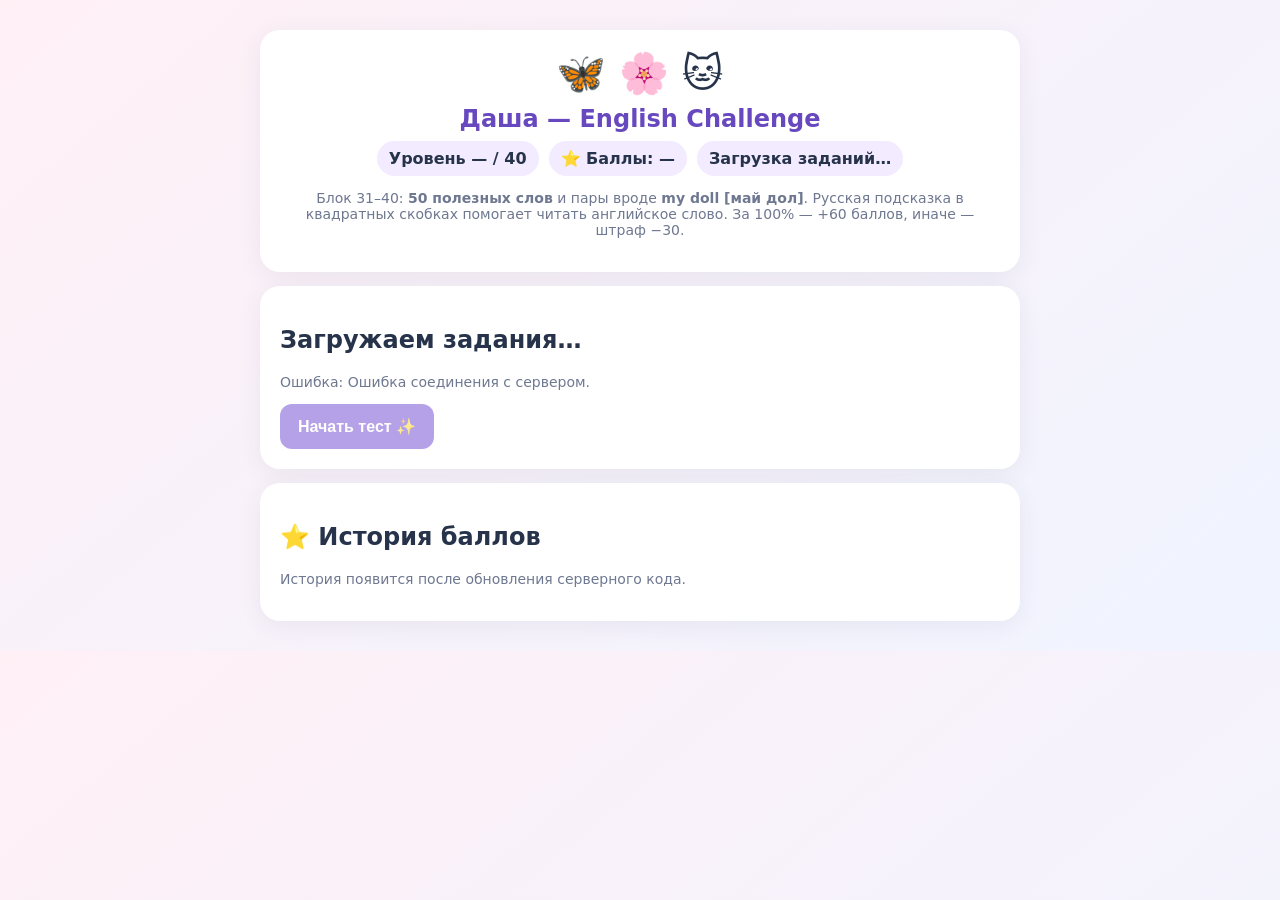
<file: dasha.html>
<!doctype html><html lang="ru"><head><meta charset="utf-8"><meta name="viewport" content="width=device-width,initial-scale=1"><title>Даша — English Challenge</title><style>
:root{font-family:system-ui,-apple-system,Arial;color:#26334a}*{box-sizing:border-box}body{margin:0;padding:16px;background:linear-gradient(140deg,#fff0f6,#f0f4ff)}main{max-width:760px;margin:auto}.hero,.panel,.question{background:white;border-radius:20px;padding:20px;margin:14px 0;box-shadow:0 5px 24px #25345412}.hero{text-align:center}.hero h1{margin:8px 0;color:#6748bf}.muted{color:#6e7890;font-size:14px}.pills{display:flex;justify-content:center;gap:10px;flex-wrap:wrap}.pill{background:#f3ebff;border-radius:25px;padding:8px 12px;font-weight:650}.question{padding:16px}.question h3{margin:6px 0 14px;font-size:18px}.opt{display:block;padding:12px;border:1px solid #dddde9;border-radius:12px;margin:8px 0;cursor:pointer}.opt:has(input:checked){background:#f2ecff;border-color:#8465dc}input{accent-color:#7956d7}button{border:0;border-radius:12px;padding:13px 18px;background:#7956d7;color:white;font-weight:bold;font-size:16px;cursor:pointer}button:disabled{opacity:.55}#quiz,#result{display:none}.correct{background:#e8f8ec}.wrong{background:#fff0f0}.review{padding:12px;margin:10px 0;border-radius:10px}.actions{display:flex;gap:10px;flex-wrap:wrap;margin-top:16px}.score{font-size:30px;font-weight:800;color:#6748bf}</style></head><body><main>
<section class="hero"><div style="font-size:40px">🦋 🌸 🐱</div><h1>Даша — English Challenge</h1><div class="pills"><span class="pill" id="levelPill">Уровень — / 40</span><span class="pill" id="pointsPill">⭐ Баллы: —</span><span class="pill" id="questionPill">Загрузка заданий…</span></div><p class="muted" id="studyDesc">Блок 31–40: <b>50 полезных слов</b> и пары вроде <b>my doll [май дол]</b>. Русская подсказка в квадратных скобках помогает читать английское слово. За 100% — +60 баллов, иначе — штраф −30.</p></section>
<section class="panel" id="startPanel"><h2 id="startTitle">Загружаем задания…</h2><p class="muted" id="loadStatus">Подключаемся к серверу.</p><button id="startBtn" disabled>Начать тест ✨</button></section>
<section id="quiz"><div class="panel"><b id="timer">⏱ 00:00</b><p class="muted">Выбери один правильный ответ в каждом задании.</p></div><div id="questions"></div><button id="submitBtn">Проверить ответы</button></section>
<section class="panel" id="result"><h2>Результат 🌟</h2><div class="score" id="score"></div><p id="message"></p><p id="reward"></p><div id="review"></div><div class="actions"><button id="againBtn">Следующий уровень / повторить</button></div></section><section class="panel" id="historyPanel"><h2>⭐ История баллов</h2><p class="muted" id="historyStatus">Загружаем историю…</p><div id="historyEntries"></div></section></main>
<script>
const ENDPOINT='https://script.google.com/macros/s/AKfycbzjiijPpMKBoR4FAU4rny_niASspsCXHqIN4bygEcLHNDopmyyr_aH6QPZkLEPWpHTmDw/exec';
let current=null,started=0,timerId=null,submitting=false;
const $=id=>document.getElementById(id);
function api(action,payload){return new Promise((resolve,reject)=>{const cb='dashaCb'+Date.now()+Math.floor(Math.random()*1e6);const sc=document.createElement('script');const timeout=setTimeout(()=>finish(Error('Сервер не ответил.')),15000);function finish(err,value){clearTimeout(timeout);delete window[cb];sc.remove();err?reject(err):resolve(value);}window[cb]=data=>finish(null,data);sc.onerror=()=>finish(Error('Ошибка соединения с сервером.'));sc.src=ENDPOINT+'?action='+encodeURIComponent(action)+'&callback='+cb+(payload?'&payload='+encodeURIComponent(JSON.stringify(payload)):'');document.body.appendChild(sc);});}
async function loadHistory(){try{const d=await api('getRewards');if(!d.ok||!Array.isArray(d.history))throw Error(d.error||'Нет истории');$('historyStatus').textContent='Баланс: '+d.pointsBalance+' · Начислено: '+d.earned+' · Потрачено: '+d.spent;$('historyEntries').replaceChildren();if(!d.history.length){$('historyEntries').textContent='Операций пока нет.';}d.history.slice(0,40).forEach(t=>{const row=document.createElement('div');row.style.cssText='padding:12px 0;border-top:1px solid #e3e5ef';const dt=new Date(t.date);const date=Number.isNaN(dt.getTime())?t.date:dt.toLocaleString('ru-RU',{dateStyle:'medium',timeStyle:'short'});row.textContent=(t.type==='earn'?'➕ +':'➖ −')+t.amount+' баллов · '+t.reason+' · '+date;$('historyEntries').append(row);});}catch(e){$('historyStatus').textContent='История появится после обновления серверного кода.';}}
async function load(){clearInterval(timerId);$('quiz').style.display='none';$('result').style.display='none';$('startPanel').style.display='block';$('startBtn').disabled=true;$('loadStatus').textContent='Загружаем задания…';try{const d=await api('getTest');if(!d.ok)throw Error(d.error);current=d;$('levelPill').textContent='Уровень '+d.level+' / '+d.totalLevels;$('pointsPill').textContent='⭐ Баллы: '+d.pointsBalance;$('startTitle').textContent=d.level>=31?'Даша · 50 слов и два слова вместе · Тест '+(d.level-30)+'/10':d.title;$('questionPill').textContent=d.questions.length+' заданий';$('studyDesc').innerHTML=d.level>=31?'Блок 31–40: <b>50 полезных слов</b>, сочетания вроде <b>my doll [май дол]</b>. Квадратные скобки — примерное произношение русскими буквами. Перевод в обе стороны и поиск ошибки. За 100% — +60, иначе −30 баллов.':'Повторяем <b>to be</b> и <b>притяжательные формы</b>. За 100% — +60 баллов, иначе −30 баллов.';$('loadStatus').textContent=d.questions.length+' вопросов · +60 за '+d.questions.length+'/'+d.questions.length+' · −30 за ошибку';$('startBtn').disabled=false;}catch(e){$('loadStatus').textContent='Ошибка: '+e.message;}}
$('startBtn').onclick=()=>{started=Date.now();$('startPanel').style.display='none';$('quiz').style.display='block';$('questions').innerHTML='';current.questions.forEach((q,i)=>{const div=document.createElement('section');div.className='question';const h=document.createElement('h3');h.textContent=(i+1)+'. '+q.prompt;div.appendChild(h);q.options.forEach((opt,j)=>{const label=document.createElement('label');label.className='opt';const input=document.createElement('input');input.type='radio';input.name=q.id;input.value=j;label.append(input,document.createTextNode(' '+opt));div.appendChild(label);});$('questions').appendChild(div);});timerId=setInterval(()=>{const n=Math.floor((Date.now()-started)/1000);$('timer').textContent='⏱ '+String(Math.floor(n/60)).padStart(2,'0')+':'+String(n%60).padStart(2,'0');},1000);};
$('submitBtn').onclick=async()=>{if(submitting)return;const answers=current.questions.map(q=>{const x=document.querySelector('input[name="'+q.id+'"]:checked');return x?{questionId:q.id,selectedIndex:Number(x.value)}:null;});if(answers.some(a=>!a)){alert('Ответь на все '+current.questions.length+' вопросов.');return;}submitting=true;$('submitBtn').disabled=true;$('submitBtn').textContent='Проверяем на сервере…';const attemptId='dasha_'+Date.now()+'_'+Math.random().toString(36).slice(2,10);try{const d=await api('submit',{level:current.level,attemptId,answers,durationSeconds:Math.floor((Date.now()-started)/1000)});if(!d.ok)throw Error(d.error);clearInterval(timerId);$('quiz').style.display='none';$('result').style.display='block';$('score').textContent=d.score+' / '+d.total;$('reward').textContent=(d.pointsAwarded?'🎁 Начислено: +'+d.pointsAwarded+' · ':'')+(d.pointsPenalty?'⚠️ Штраф: −'+d.pointsPenalty+' баллов · ':'')+'⭐ Баланс: '+d.pointsBalance;$('message').textContent=d.passed?'🏆 Отлично! Уровень пройден.':'Пока не '+d.total+'/'+d.total+'. Штраф −30 баллов. Разбери ошибки и попробуй снова.';$('review').innerHTML='';d.results.forEach((r,i)=>{const div=document.createElement('div');div.className='review '+(r.correct?'correct':'wrong');const p=document.createElement('b');p.textContent=(i+1)+'. '+r.prompt;const desc=document.createElement('p');const q=current.questions.find(q=>q.id===r.questionId);desc.textContent='Твой ответ: '+q.options[r.selectedIndex]+' · Правильный: '+q.options[r.correctIndex]+'. '+r.explanation;div.append(p,desc);$('review').appendChild(div);});$('result').scrollIntoView({behavior:'smooth'});}catch(e){alert('Ошибка отправки: '+e.message+' Попробуй снова.');}finally{submitting=false;$('submitBtn').disabled=false;$('submitBtn').textContent='Проверить ответы';}};
$('againBtn').onclick=()=>{load();loadHistory();};load();loadHistory();
</script></body></html>
</file>
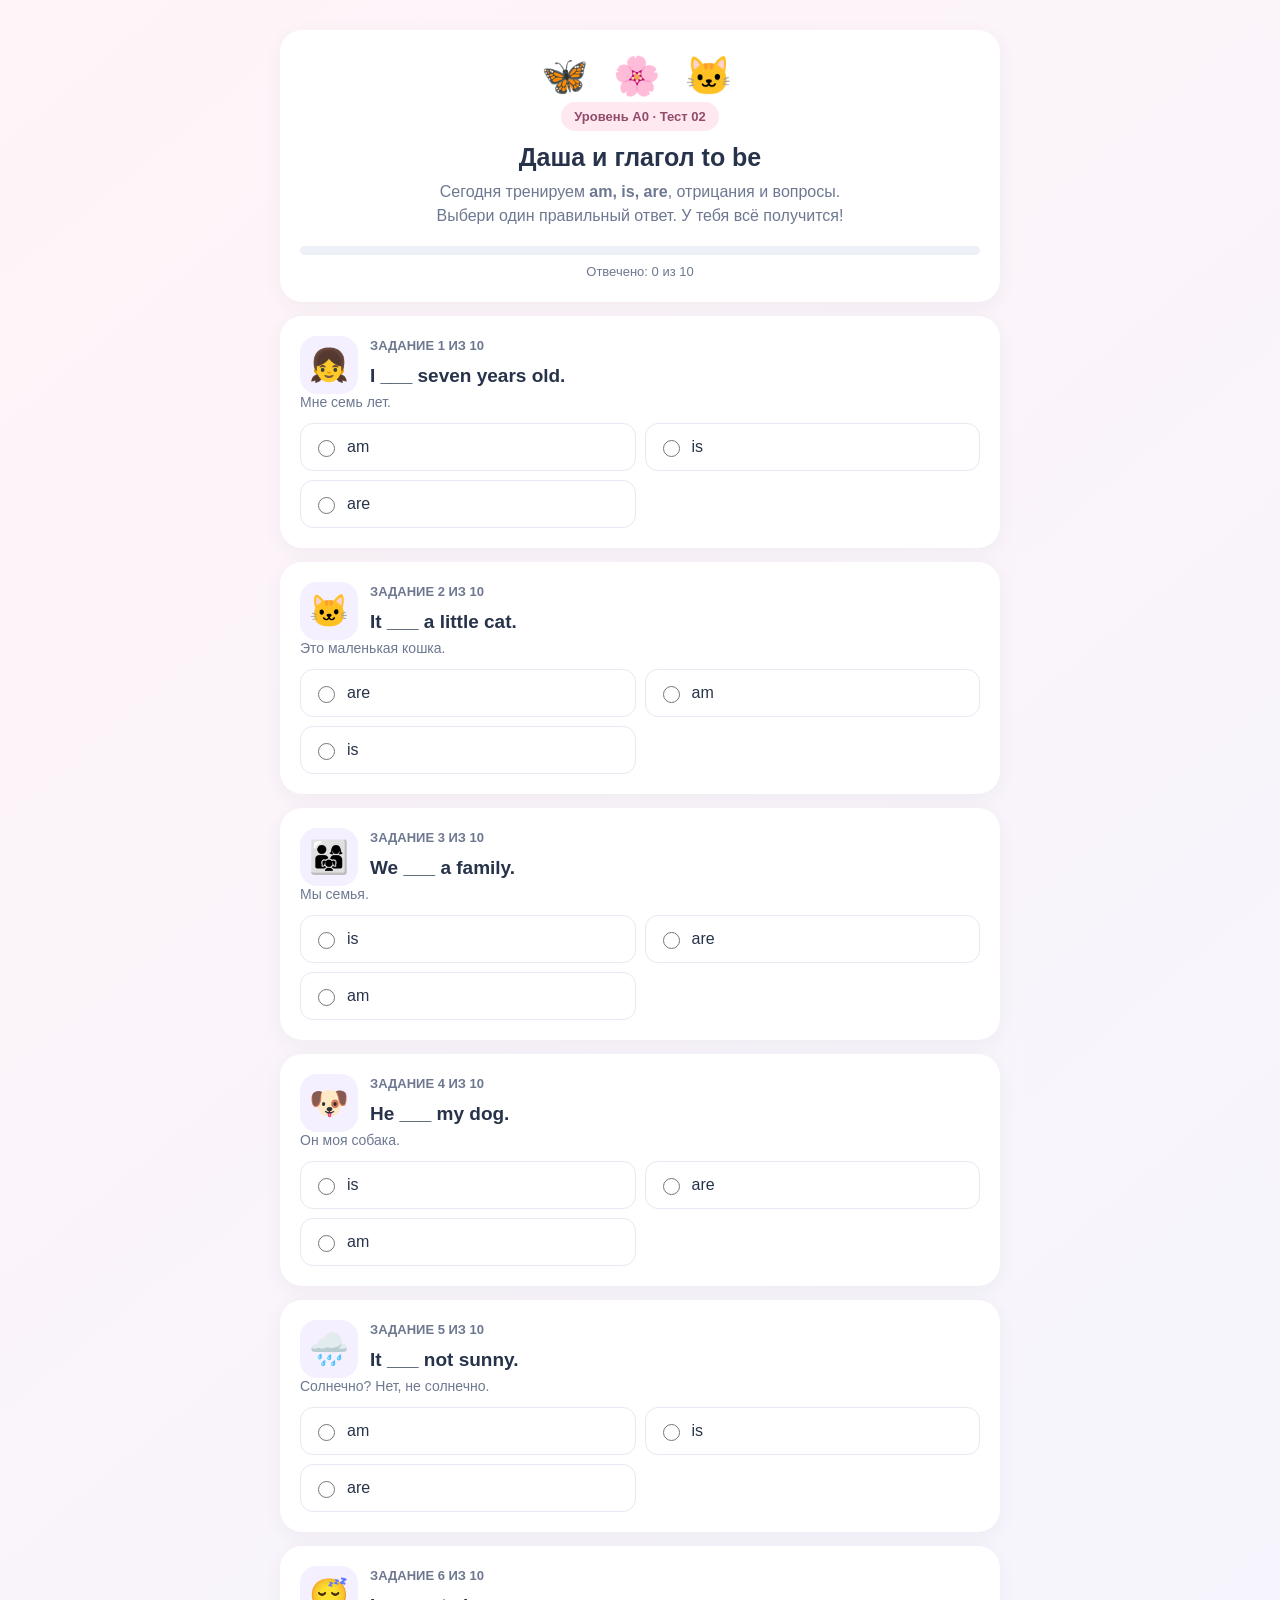
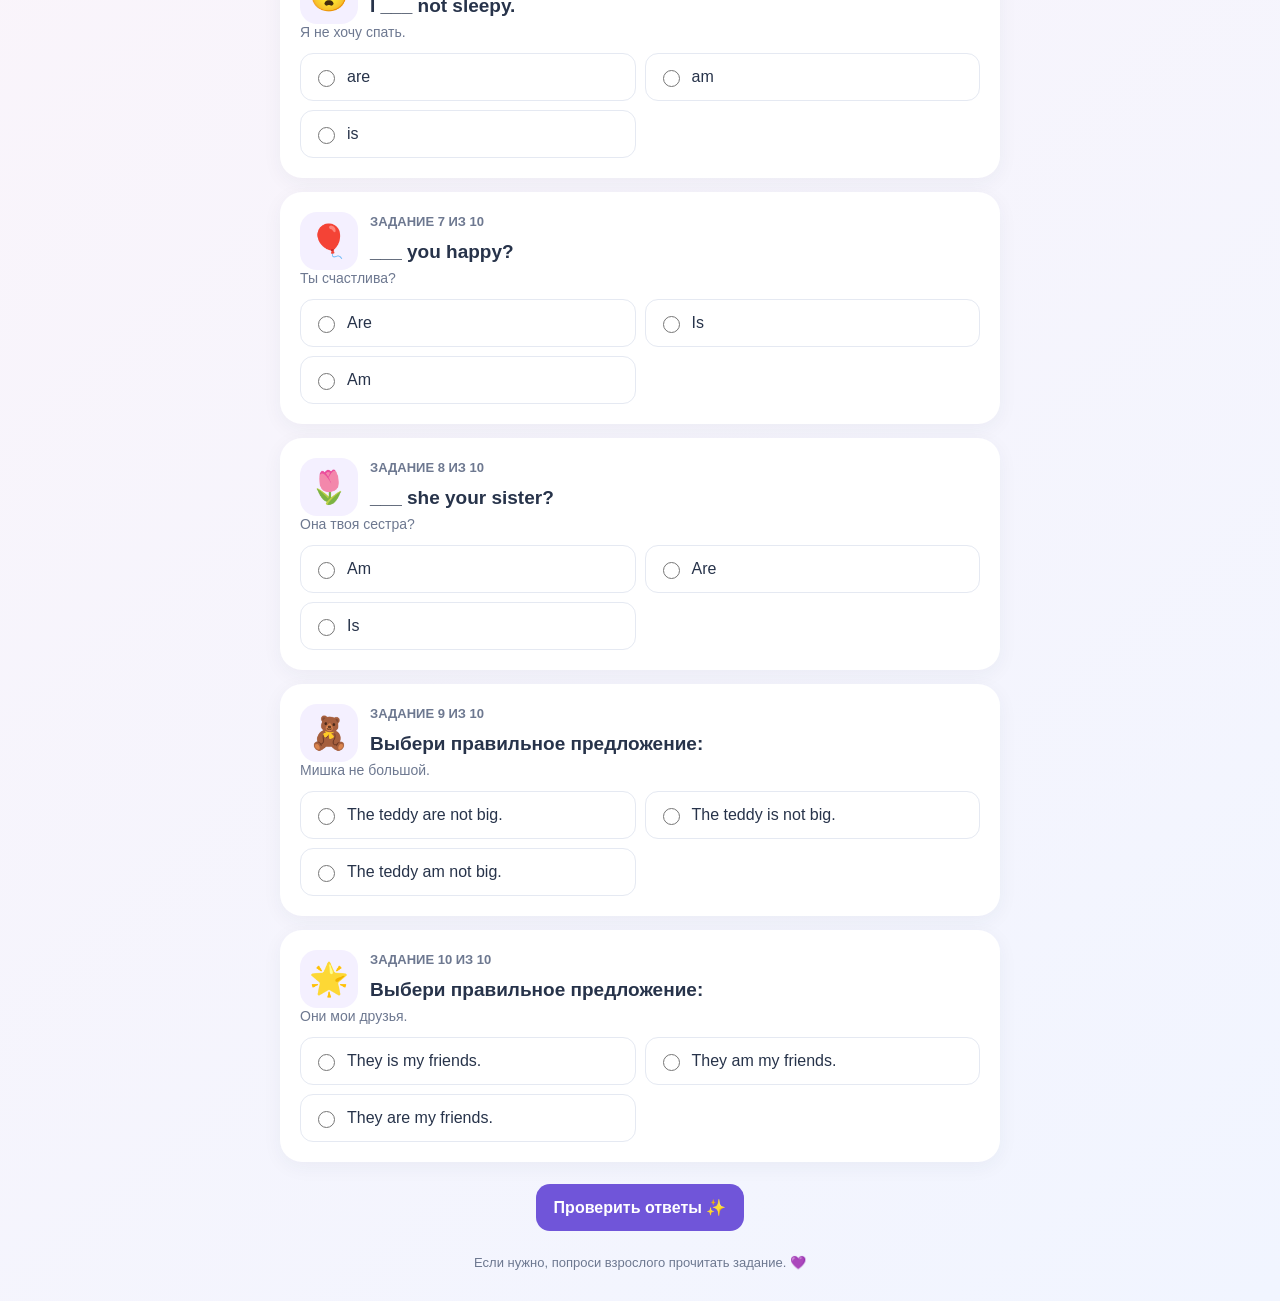
<file: dasha_to_be_test_02.html>
<!DOCTYPE html>
<html lang="ru">
<head>
<meta charset="UTF-8">
<meta name="viewport" content="width=device-width, initial-scale=1">
<title>Даша — English Test 02: To be</title>
<style>
:root{--ink:#27334a;--muted:#6d7890;--purple:#7055d9;--pink:#ffe8f0;--line:#e5e9f2;--green:#e6f7eb}
*{box-sizing:border-box}body{margin:0;padding:16px;background:linear-gradient(140deg,#fff4f8,#f1f5ff);font-family:Arial,sans-serif;color:var(--ink)}
main{max-width:720px;margin:auto}.hero,.question,#result{background:#fff;border-radius:22px;padding:20px;margin:14px 0;box-shadow:0 5px 20px #2634540d}
.hero{text-align:center}.art{font-size:38px;letter-spacing:7px;margin:4px}.tag{display:inline-block;background:var(--pink);color:#914c6b;padding:7px 13px;border-radius:30px;font-weight:bold;font-size:13px}
h1{font-size:25px;margin:12px 0 8px}.intro{color:var(--muted);line-height:1.5}.progress{height:9px;background:#edf0f7;border-radius:20px;overflow:hidden;margin:18px 0 7px}.bar{height:100%;background:var(--purple);width:0;transition:width .2s}
.qhead{display:flex;align-items:center;gap:12px}.picture{width:58px;height:58px;flex:none;border-radius:17px;background:#f4f0ff;display:grid;place-items:center;font-size:32px}
.qnum{font-size:13px;color:var(--muted);font-weight:bold}.qtext{font-size:19px;font-weight:bold;margin:12px 0 5px}.ru{font-size:14px;color:var(--muted);margin-bottom:13px}
.options{display:grid;grid-template-columns:1fr 1fr;gap:9px}.option{display:flex;gap:9px;align-items:center;padding:12px;border:1.5px solid var(--line);border-radius:13px;min-height:48px;cursor:pointer}.option:has(input:checked){border-color:var(--purple);background:#f6f3ff}.option input{accent-color:var(--purple);width:17px;height:17px}
button{border:0;border-radius:14px;padding:14px 18px;font-size:16px;font-weight:bold;cursor:pointer}.primary{background:var(--purple);color:#fff}.primary:disabled{opacity:.55;cursor:not-allowed}.actions{margin:22px 0;display:flex;justify-content:center}
#result{display:none}.score{font-size:30px;font-weight:800;color:var(--purple)}.review{padding:12px;border-radius:12px;margin:9px 0;background:#f5f7fb;line-height:1.45}.good{background:var(--green)}.bad{background:#fff0f0}.small{font-size:13px;line-height:1.5;color:var(--muted)}
@media(max-width:480px){body{padding:10px}.hero,.question,#result{padding:16px}.options{grid-template-columns:1fr}h1{font-size:22px}}
</style>
</head>
<body><main>
<section class="hero">
<div class="art">🦋 🌸 🐱</div><span class="tag">Уровень A0 · Тест 02</span>
<h1>Даша и глагол to be</h1>
<div class="intro">Сегодня тренируем <b>am, is, are</b>, отрицания и вопросы.<br>Выбери один правильный ответ. У тебя всё получится!</div>
<div class="progress"><div class="bar" id="bar"></div></div><div class="small" id="progressText">Отвечено: 0 из 10</div>
</section>
<div id="quiz"></div>
<div class="actions"><button class="primary" id="checkBtn" onclick="checkAnswers()">Проверить ответы ✨</button></div>
<section id="result">
<h2>Ты молодец, Даша! 🎉</h2><div class="score" id="score"></div><p id="message"></p><div id="review"></div>
<div class="actions"><button class="primary" id="sendBtn" onclick="sendResult()">Отправить результаты</button></div>
<p class="small" id="sendStatus">Нажми кнопку, чтобы отправить результат в общий журнал с тестами Артёма.</p>
</section>
<p class="small" style="text-align:center">Если нужно, попроси взрослого прочитать задание. 💜</p>
</main>
<script>
const RESULTS_ENDPOINT="https://script.google.com/macros/s/AKfycbxGweNqBvYEs0INITyn4KwwlyfWjEjKisQ4LvYnVfTljWPfaCf71_REpMzWgg4zwFczng/exec";
const questions=[
{pic:"👧",q:"I ___ seven years old.",ru:"Мне семь лет.",a:["am","is","are"],c:0,why:"С I используем am: I am."},
{pic:"🐱",q:"It ___ a little cat.",ru:"Это маленькая кошка.",a:["are","am","is"],c:2,why:"С it используем is."},
{pic:"👨‍👩‍👧",q:"We ___ a family.",ru:"Мы семья.",a:["is","are","am"],c:1,why:"С we используем are."},
{pic:"🐶",q:"He ___ my dog.",ru:"Он моя собака.",a:["is","are","am"],c:0,why:"С he используем is."},
{pic:"🌧️",q:"It ___ not sunny.",ru:"Солнечно? Нет, не солнечно.",a:["am","is","are"],c:1,why:"It is not — это не..."},
{pic:"😴",q:"I ___ not sleepy.",ru:"Я не хочу спать.",a:["are","am","is"],c:1,why:"Отрицание: I am not."},
{pic:"🎈",q:"___ you happy?",ru:"Ты счастлива?",a:["Are","Is","Am"],c:0,why:"С you задаём вопрос: Are you...?" },
{pic:"🌷",q:"___ she your sister?",ru:"Она твоя сестра?",a:["Am","Are","Is"],c:2,why:"С she используем is: Is she...?" },
{pic:"🧸",q:"Выбери правильное предложение:",ru:"Мишка не большой.",a:["The teddy are not big.","The teddy is not big.","The teddy am not big."],c:1,why:"The teddy = it, поэтому is not."},
{pic:"🌟",q:"Выбери правильное предложение:",ru:"Они мои друзья.",a:["They is my friends.","They am my friends.","They are my friends."],c:2,why:"С they используем are."}
];
let checked=false,score=0,startedAt=Date.now();
const quiz=document.getElementById("quiz");
questions.forEach((q,i)=>{
 const el=document.createElement("section");el.className="question";
 el.innerHTML='<div class="qhead"><div class="picture">'+q.pic+'</div><div><div class="qnum">ЗАДАНИЕ '+(i+1)+' ИЗ 10</div><div class="qtext">'+q.q+'</div></div></div><div class="ru">'+q.ru+'</div><div class="options">'+q.a.map((a,j)=>'<label class="option"><input type="radio" name="q'+i+'" value="'+j+'"><span>'+a+'</span></label>').join("")+'</div>';
 quiz.appendChild(el);
});
document.querySelectorAll('input[type="radio"]').forEach(x=>x.addEventListener("change",updateProgress));
function updateProgress(){const n=questions.filter((q,i)=>document.querySelector('input[name="q'+i+'"]:checked')).length;document.getElementById("progressText").textContent="Отвечено: "+n+" из 10";document.getElementById("bar").style.width=(n*10)+"%";}
function checkAnswers(){
 if(checked)return;
 const missing=questions.findIndex((q,i)=>!document.querySelector('input[name="q'+i+'"]:checked'));
 if(missing!==-1){alert("Ответь, пожалуйста, на задание номер "+(missing+1)+".");return;}
 checked=true;score=0;const review=document.getElementById("review");review.innerHTML="";
 questions.forEach((q,i)=>{
  const selected=Number(document.querySelector('input[name="q'+i+'"]:checked').value),ok=selected===q.c;if(ok)score++;
  const d=document.createElement("div");d.className="review "+(ok?"good":"bad");
  d.innerHTML="<b>"+(ok?"✓ Верно!":"Попробуем запомнить!")+" "+(i+1)+". "+q.q+"</b><div class='small'>Твой ответ: "+q.a[selected]+" · Правильно: "+q.a[q.c]+"</div><div class='small'>"+q.why+"</div>";review.appendChild(d);
 });
 document.getElementById("score").textContent=score+" / 10 баллов";
 document.getElementById("message").textContent=score>=9?"Прекрасно! Ты отлично справилась!":score>=6?"Здорово! Ещё немного практики — и будет идеально.":"Хорошая попытка! Ошибки помогают учиться. Давай повторим am, is, are.";
 document.getElementById("result").style.display="block";document.getElementById("checkBtn").disabled=true;document.getElementById("checkBtn").textContent="Ответы проверены";document.getElementById("result").scrollIntoView({behavior:"smooth"});
}
function sendResult(){
 if(!checked)return;
 const btn=document.getElementById("sendBtn"),status=document.getElementById("sendStatus");btn.disabled=true;btn.textContent="Отправляем...";
 const answers=questions.map((q,i)=>{const n=Number(document.querySelector('input[name="q'+i+'"]:checked').value);return {question:q.q,selectedAnswer:q.a[n],correctAnswer:q.a[q.c],isCorrect:n===q.c,explanation:q.why};});
 const payload={student:"Даша",testTitle:"To be: am, is, are — тест 02",level:"A0",score:score,total:questions.length,durationSeconds:Math.round((Date.now()-startedAt)/1000),answers:answers};
 fetch(RESULTS_ENDPOINT,{method:"POST",mode:"no-cors",headers:{"Content-Type":"text/plain;charset=utf-8"},body:JSON.stringify(payload)})
 .then(()=>{btn.textContent="Отправлено";status.textContent="Запрос отправлен. Проверь общий журнал — там должна появиться попытка Даши.";})
 .catch(()=>{btn.disabled=false;btn.textContent="Повторить отправку";status.textContent="Не получилось отправить. Проверь интернет и попробуй ещё раз.";});
}
</script></body></html>
</file>
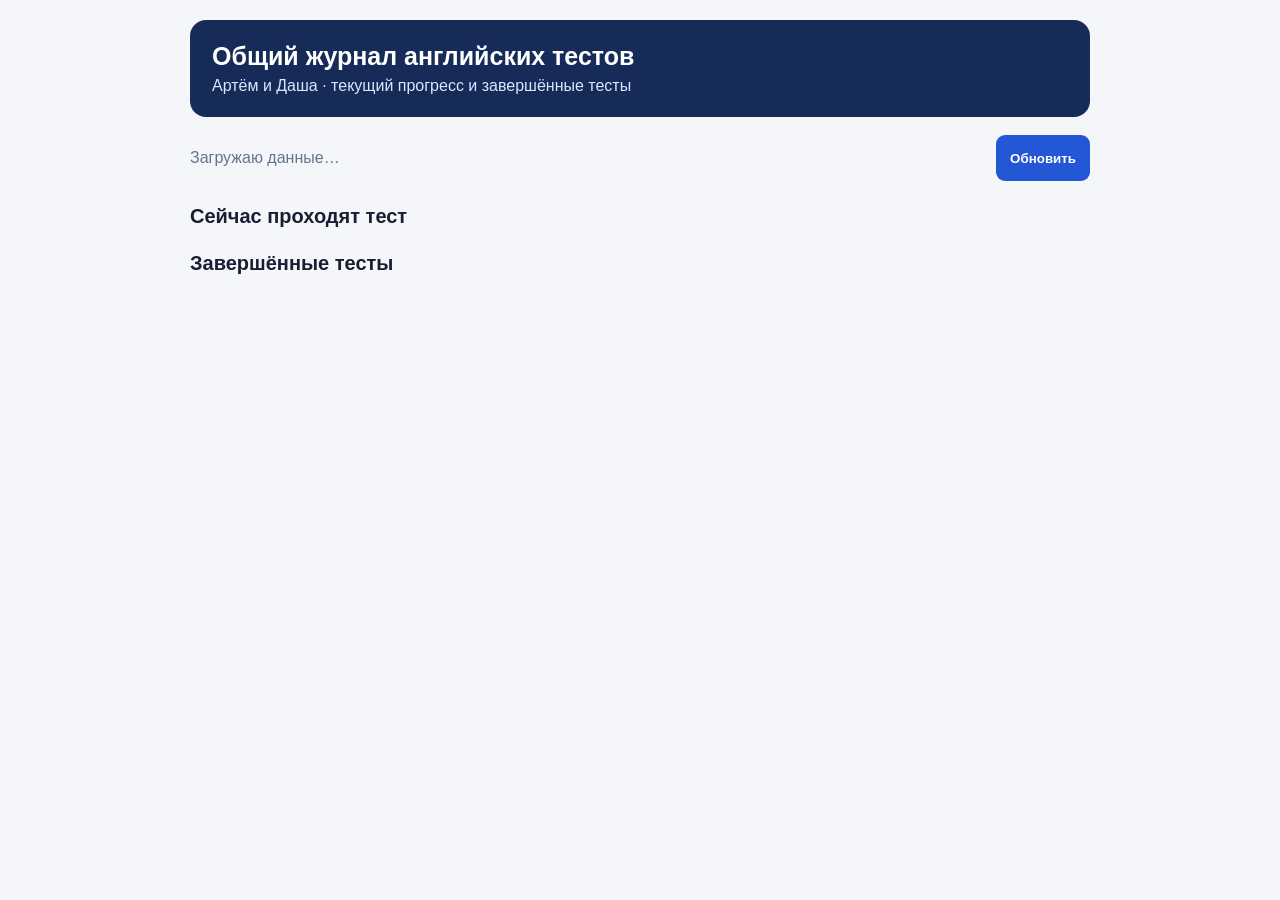
<file: apps-script/Dashboard.html>
<!DOCTYPE html>
<html lang="ru">
<head>
<meta charset="utf-8"><meta name="viewport" content="width=device-width, initial-scale=1">
<title>Общий журнал английских тестов</title>
<style>
body{font-family:Arial,sans-serif;background:#f4f6fa;color:#172033;margin:0;padding:20px}main{max-width:900px;margin:auto}
.hero{background:#172b59;color:#fff;padding:22px;border-radius:16px;margin-bottom:18px}h1{margin:0 0 6px;font-size:25px}
.muted{color:#64748b}.hero .muted{color:#dbe6ff}.card{background:#fff;border:1px solid #dbe3ee;border-radius:14px;padding:17px;margin:12px 0}
.top{display:flex;justify-content:space-between;gap:12px;flex-wrap:wrap}.score{font-size:22px;font-weight:800;color:#2457d6}
button{border:0;background:#2457d6;color:white;padding:10px 14px;border-radius:9px;font-weight:bold;cursor:pointer}
details{margin-top:12px;border-top:1px solid #e5eaf1;padding-top:10px}pre{white-space:pre-wrap;overflow-wrap:anywhere;font:14px/1.5 Arial,sans-serif}
#status{margin:14px 0}.empty{background:#fff;padding:20px;border-radius:12px}.section-title{font-size:20px;margin:24px 0 10px}
.live{border-left:5px solid #16a36a}.progress-track{height:12px;background:#e8edf4;border-radius:20px;overflow:hidden;margin:13px 0}.progress-fill{height:100%;background:#16a36a;border-radius:20px}
.live-status{font-weight:bold;color:#128052}.small{font-size:13px;color:#64748b}
</style></head>
<body><main>
<section class="hero"><h1>Общий журнал английских тестов</h1><div class="muted">Артём и Даша · текущий прогресс и завершённые тесты</div></section>
<div class="top"><div id="status" class="muted">Загружаю данные…</div><button onclick="loadAll()">Обновить</button></div>
<h2 class="section-title">Сейчас проходят тест</h2><div id="liveList"></div>
<h2 class="section-title">Завершённые тесты</h2><div id="list"></div>
</main><script>
function fmtDate(v){try{return new Date(v).toLocaleString('ru-RU',{dateStyle:'short',timeStyle:'medium'});}catch(e){return v;}}
function esc(s){return String(s==null?'':s).replace(/[&<>"']/g,c=>({'&':'&amp;','<':'&lt;','>':'&gt;','"':'&quot;',"'":'&#39;'}[c]));}
function loadAll(){
 google.script.run.withSuccessHandler(renderProgress).withFailureHandler(e=>{document.getElementById('liveList').textContent='Не удалось загрузить прогресс: '+e.message;}).getProgress();
 google.script.run.withSuccessHandler(renderResults).withFailureHandler(e=>{document.getElementById('status').textContent='Не удалось загрузить результаты: '+e.message;}).getResults();
}
function renderProgress(rows){
 const box=document.getElementById('liveList');
 const active=rows.filter(r=>r.status==='В процессе'&&(Date.now()-new Date(r.updatedAt).getTime())<300000);
 if(!active.length){box.innerHTML='<div class="empty">Сейчас никто не проходит тест. Когда Даша или Артём начнут отвечать, здесь появится их прогресс.</div>';return;}
 box.innerHTML=active.map(r=>{
  const total=Number(r.total)||0,answered=Number(r.answered)||0,pct=total?Math.round(answered/total*100):0;
  return '<article class="card live"><div class="top"><div><strong>'+esc(r.student)+'</strong><div>'+esc(r.testTitle)+'</div><div class="small">Уровень '+esc(r.level)+'</div></div><div class="live-status">В процессе</div></div><div class="progress-track"><div class="progress-fill" style="width:'+pct+'%"></div></div><strong>Отвечено: '+answered+' из '+total+' ('+pct+'%)</strong><div class="small">Последнее действие: '+esc(fmtDate(r.updatedAt))+'</div></article>';
 }).join('');
}
const questionCatalog = {
 q01:{prompt:"Выбери формулу Present Simple Active.",opts:["Subject + am/is/are + V3","Subject + V1(s/es)","Subject + do/does + V2","Subject + have/has + V3"]},
 q02:{prompt:"Выбери формулу Present Continuous Active.",opts:["Subject + am/is/are + V-ing","Subject + was/were + V-ing","Subject + have/has been + V-ing","Subject + am/is/are + being + V3"]},
 q03:{prompt:"Выбери формулу Present Perfect Active.",opts:["Subject + had + V3","Subject + have/has + V3","Subject + have/has been + V-ing","Subject + am/is/are + V3"]},
 q04:{prompt:"Выбери формулу Present Perfect Continuous Active.",opts:["Subject + have/has been + V-ing","Subject + had been + V-ing","Subject + have/has + been + V3","Subject + am/is/are + V-ing"]},
 q05:{prompt:"Выбери формулу Past Simple Active.",opts:["Subject + was/were + V3","Subject + did + V1","Subject + V2","Subject + had + V3"]},
 q06:{prompt:"Выбери формулу Past Continuous Active.",opts:["Subject + had been + V-ing","Subject + was/were + V-ing","Subject + have/has been + V-ing","Subject + will be + V-ing"]},
 q07:{prompt:"Выбери формулу Past Perfect Active.",opts:["Subject + have/has + V3","Subject + will have + V3","Subject + had + V3","Subject + had been + V3"]},
 q08:{prompt:"Выбери формулу Past Perfect Continuous Active.",opts:["Subject + had been + V-ing","Subject + had + V3","Subject + was/were being + V3","Subject + have/has been + V-ing"]},
 q09:{prompt:"Выбери формулу Future Simple Active.",opts:["Subject + will be + V3","Subject + will + V1","Subject + would + V1","Subject + will have + V3"]},
 q10:{prompt:"Выбери формулу Future Continuous Active.",opts:["Subject + will have been + V-ing","Subject + will be + V-ing","Subject + will be + V3","Subject + shall have + V3"]},
 q11:{prompt:"Выбери формулу Future Perfect Active.",opts:["Subject + will have + V3","Subject + will have been + V3","Subject + will be + V-ing","Subject + had + V3"]},
 q12:{prompt:"Выбери формулу Future Perfect Continuous Active.",opts:["Subject + will be + V-ing","Subject + will have + V3","Subject + will have been + V-ing","Subject + have/has been + V-ing"]},
 q13:{prompt:"Выбери правильный набор формул Passive Voice для Present Simple, Past Simple и Future Simple.",opts:["am/is/are + V3; was/were + V3; will be + V3","V1(s); V2; will + V1","am/is/are + being + V3; was/were + being + V3; will be + being + V3","have/has + V3; had + V3; will have + V3"]},
 q14:{prompt:"Выбери правильный набор формул Present Continuous Passive и Past Continuous Passive.",opts:["have/has been + V3; had been + V3","am/is/are + V3; was/were + V3","am/is/are + being + V3; was/were + being + V3","am/is/are + V-ing; was/were + V-ing"]},
 q15:{prompt:"Выбери правильный набор формул Present Perfect, Past Perfect и Future Perfect Passive.",opts:["have/has + V3; had + V3; will have + V3","have/has been + V3; had been + V3; will have been + V3","have/has been + V-ing; had been + V-ing; will have been + V-ing","am/is/are being + V3; was/were being + V3; will be + V3"]}
};
function renderResults(rows){
 const list=document.getElementById('list');
 document.getElementById('status').textContent='Завершённых попыток: '+rows.length+' · обновление каждые 4 секунды';
 if(!rows.length){list.innerHTML='<div class="empty">Пока нет завершённых тестов. После проверки ответов ребёнок нажимает кнопку «Отправить результат».</div>';return;}
 list.innerHTML=rows.map(r=>{
  let detail=r.details||'';
  try{
   const d=JSON.parse(r.raw||'{}');
   if(Array.isArray(d.answers)){
    const checked=Array.isArray(d.results)?d.results:[];
    const checkedById={};
    checked.forEach(x=>{if(x&&x.questionId)checkedById[x.questionId]=x;});
    const lines=d.answers.map((a,n)=>{
     const id=a.questionId||a.id||'';
     const result=checkedById[id]||{};
     const meta=questionCatalog[id]||{};
     const selectedIndex=Number.isInteger(a.selectedIndex)?a.selectedIndex:(Number.isInteger(result.selectedIndex)?result.selectedIndex:null);
     const correctIndex=Number.isInteger(result.correctIndex)?result.correctIndex:(Number.isInteger(a.correctIndex)?a.correctIndex:(Number.isInteger(meta.correct)?meta.correct:null));
     const question=a.question||result.question||meta.prompt||('Вопрос '+(id||n+1)+' (текст не найден)');
     const selected=(a.selectedAnswer||result.selectedAnswer)||(selectedIndex!==null&&meta.opts?meta.opts[selectedIndex]:null)||'Нет ответа';
     const correct=(a.correctAnswer||result.correctAnswer)||(correctIndex!==null&&meta.opts?meta.opts[correctIndex]:null)||(correctIndex===null?'Правильный ответ не найден':'');
     const isCorrect=typeof result.isCorrect==='boolean'?result.isCorrect:(typeof a.isCorrect==='boolean'?a.isCorrect:(selectedIndex!==null&&correctIndex!==null?selectedIndex===correctIndex:null));
     const verdict=isCorrect===true?'Верно':isCorrect===false?'Ошибка':'Проверка недоступна';
     const explanation=result.explanation||a.explanation||'';
     return (n+1)+'. '+question+'\nОтвет: '+selected+'\nПравильно: '+correct+'\n'+verdict+(explanation?'\nПояснение: '+explanation:'');
    });
    detail=lines.join('\n\n');
   }
  }catch(e){}
  return '<article class="card"><div class="top"><div><strong>'+esc(r.testTitle)+'</strong><div class="muted">'+esc(r.student)+' · '+esc(r.level)+'</div><div class="muted">Отправлено: '+esc(fmtDate(r.submittedAt))+'</div></div><div class="score">'+esc(r.score)+' / '+esc(r.total)+'</div></div><details><summary>Посмотреть ответы и правильные варианты</summary><pre>'+esc(detail||'Подробный разбор для этой попытки не сохранён.')+'</pre></details></article>';
 }).join('');
}
loadAll();setInterval(loadAll,4000);
</script></body></html>
</file>
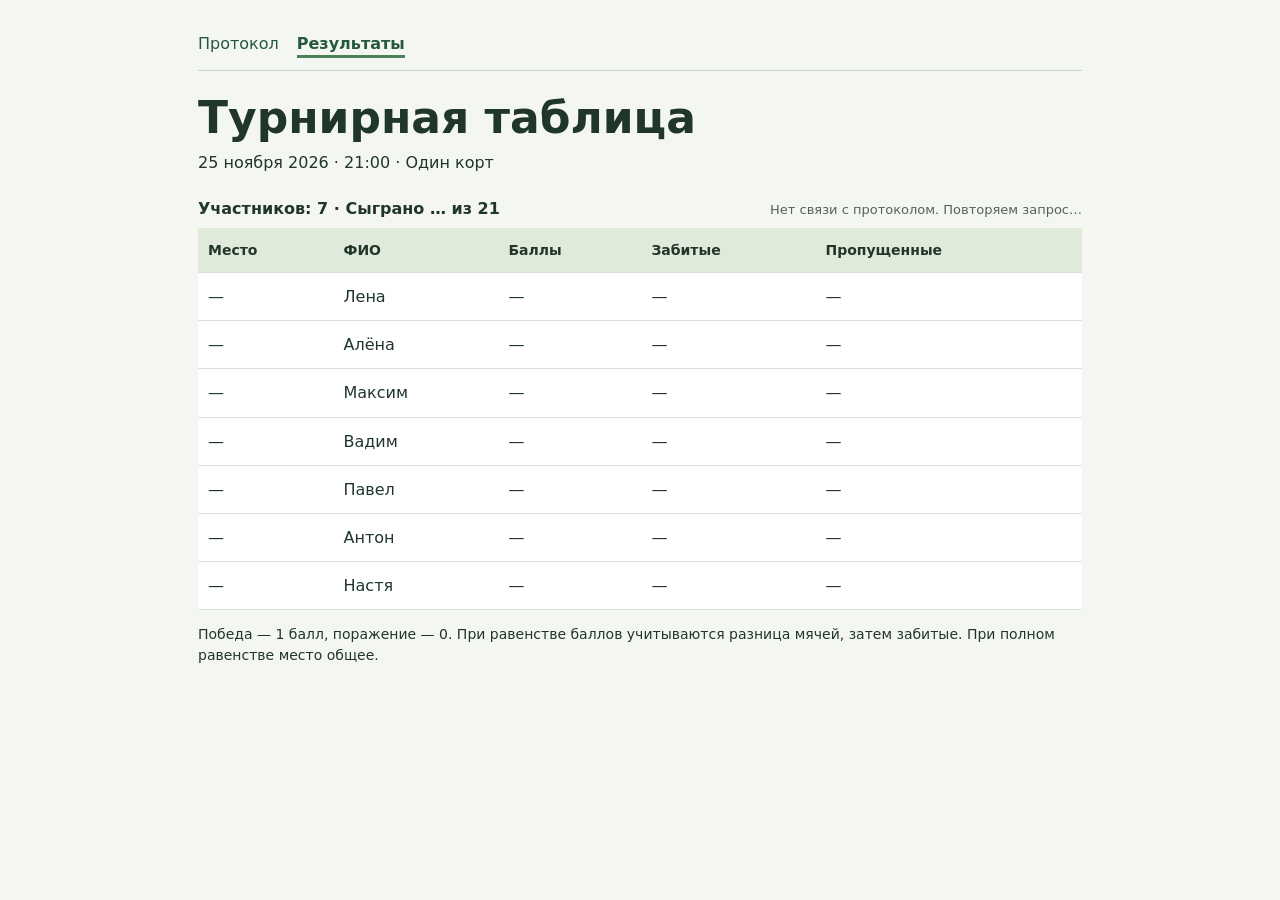
<file: tennis-2026-11-25/results.html>
<!doctype html><html lang="ru"><head><meta charset="utf-8"><meta name="viewport" content="width=device-width,initial-scale=1"><meta name="referrer" content="no-referrer"><link rel="stylesheet" href="style.css"><title>Турнирная таблица · 25 ноября</title></head><body data-page="report"><main><nav><a href="./" >Протокол</a><a href="results.html" aria-current="page">Результаты</a></nav><header><h1>Турнирная таблица</h1><p>25 ноября 2026 · 21:00 · Один корт</p></header><p id="access" hidden>Для записи откройте ссылку организатора с ключом ввода.</p><div class="meta"><b>Участников: 7 · Сыграно <span id="count">… из 21</span></b><span id="sync" role="status">Загрузка…</span></div><table><thead><tr><th>Место</th><th>ФИО</th><th>Баллы</th><th>Забитые</th><th>Пропущенные</th></tr></thead><tbody><tr><td>—</td><td>Лена</td><td>—</td><td>—</td><td>—</td></tr><tr><td>—</td><td>Алёна</td><td>—</td><td>—</td><td>—</td></tr><tr><td>—</td><td>Максим</td><td>—</td><td>—</td><td>—</td></tr><tr><td>—</td><td>Вадим</td><td>—</td><td>—</td><td>—</td></tr><tr><td>—</td><td>Павел</td><td>—</td><td>—</td><td>—</td></tr><tr><td>—</td><td>Антон</td><td>—</td><td>—</td><td>—</td></tr><tr><td>—</td><td>Настя</td><td>—</td><td>—</td><td>—</td></tr></tbody></table><p class="note">Победа — 1 балл, поражение — 0. При равенстве баллов учитываются разница мячей, затем забитые. При полном равенстве место общее.</p></main><script type="module" src="app.js?v=phone-direct"></script></body></html>
</file>
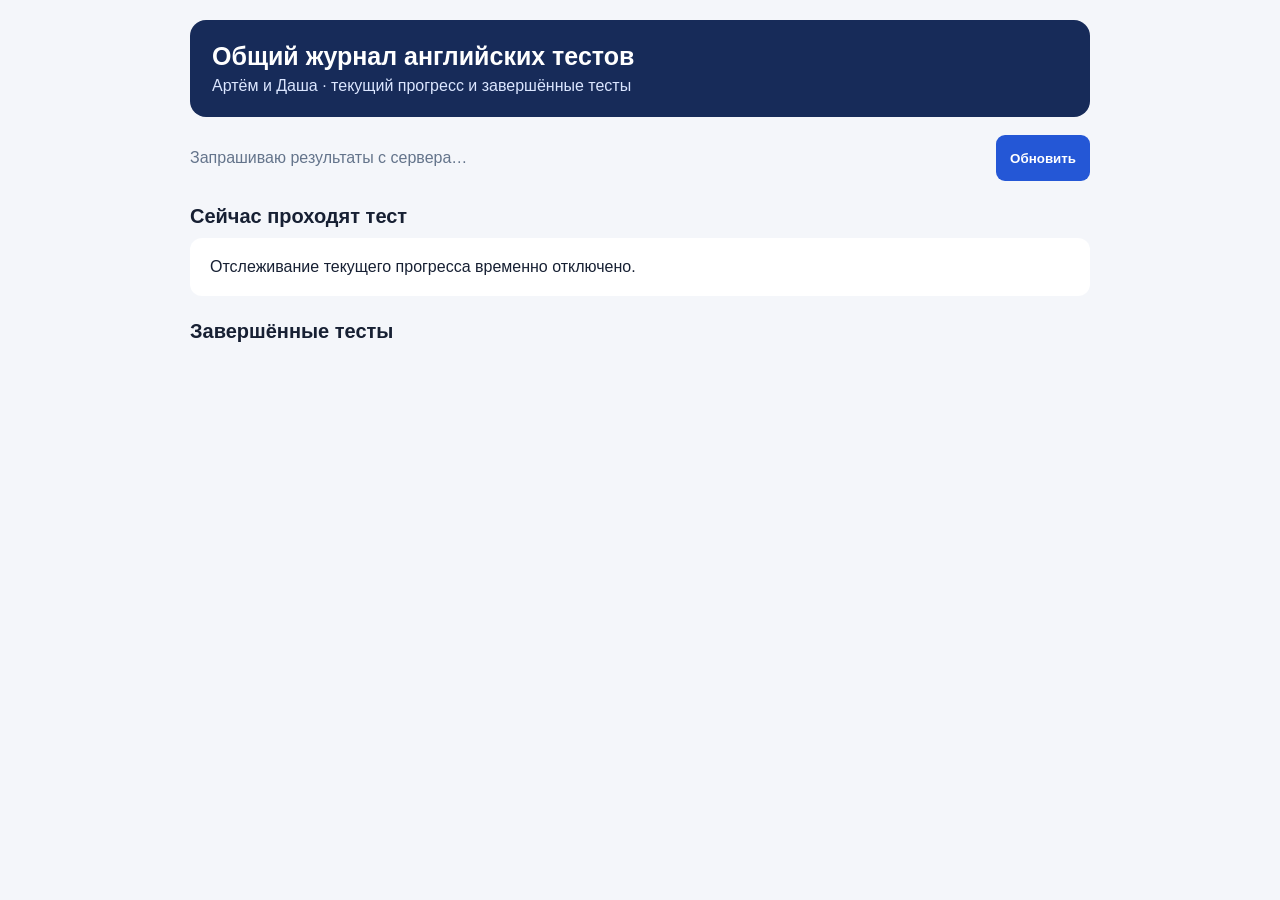
<file: apps-script/artyom/Dashboard.html>
<!DOCTYPE html>
<html lang="ru">
<head>
<meta charset="utf-8"><meta name="viewport" content="width=device-width, initial-scale=1">
<title>Общий журнал английских тестов</title>
<style>
body{font-family:Arial,sans-serif;background:#f4f6fa;color:#172033;margin:0;padding:20px}main{max-width:900px;margin:auto}
.hero{background:#172b59;color:#fff;padding:22px;border-radius:16px;margin-bottom:18px}h1{margin:0 0 6px;font-size:25px}
.muted{color:#64748b}.hero .muted{color:#dbe6ff}.card{background:#fff;border:1px solid #dbe3ee;border-radius:14px;padding:17px;margin:12px 0}
.top{display:flex;justify-content:space-between;gap:12px;flex-wrap:wrap}.score{font-size:22px;font-weight:800;color:#2457d6}
button{border:0;background:#2457d6;color:white;padding:10px 14px;border-radius:9px;font-weight:bold;cursor:pointer}
details{margin-top:12px;border-top:1px solid #e5eaf1;padding-top:10px}pre{white-space:pre-wrap;overflow-wrap:anywhere;font:14px/1.5 Arial,sans-serif}
#status{margin:14px 0}.empty{background:#fff;padding:20px;border-radius:12px}.section-title{font-size:20px;margin:24px 0 10px}
.live{border-left:5px solid #16a36a}.progress-track{height:12px;background:#e8edf4;border-radius:20px;overflow:hidden;margin:13px 0}.progress-fill{height:100%;background:#16a36a;border-radius:20px}
.live-status{font-weight:bold;color:#128052}.small{font-size:13px;color:#64748b}
</style></head>
<body><main>
<section class="hero"><h1>Общий журнал английских тестов</h1><div class="muted">Артём и Даша · текущий прогресс и завершённые тесты</div></section>
<div class="top"><div id="status" class="muted">Загружаю данные…</div><button onclick="loadAll()">Обновить</button></div>
<h2 class="section-title">Сейчас проходят тест</h2><div id="liveList"></div>
<h2 class="section-title">Завершённые тесты</h2><div id="list"></div>
</main><script>
function fmtDate(v){try{return new Date(v).toLocaleString('ru-RU',{dateStyle:'short',timeStyle:'medium'});}catch(e){return v;}}
function esc(s){return String(s==null?'':s).replace(/[&<>"']/g,c=>({'&':'&amp;','<':'&lt;','>':'&gt;','"':'&quot;',"'":'&#39;'}[c]));}

function loadAll() {
  const status = document.getElementById('status');
  const liveList = document.getElementById('liveList');

  status.textContent = 'Запрашиваю результаты с сервера…';

  liveList.innerHTML =
    '<div class="empty">Отслеживание текущего прогресса временно отключено.</div>';

  google.script.run
    .withSuccessHandler(function(rows) {
      status.textContent =
        'Сервер вернул записей: ' +
        (Array.isArray(rows) ? rows.length : 'не массив');

      try {
        renderResults(rows);
      } catch (error) {
        status.textContent =
          'Ошибка отображения: ' + error.message;
        console.error(error);
      }
    })
    .withFailureHandler(function(error) {
      status.textContent =
        'Ошибка получения результатов: ' + error.message;
    })
    .getResults();
}

function renderProgress(rows){
 const box=document.getElementById('liveList');
 const active=rows.filter(r=>r.status==='В процессе'&&(Date.now()-new Date(r.updatedAt).getTime())<300000);
 if(!active.length){box.innerHTML='<div class="empty">Сейчас никто не проходит тест. Когда Даша или Артём начнут отвечать, здесь появится их прогресс.</div>';return;}
 box.innerHTML=active.map(r=>{
  const total=Number(r.total)||0,answered=Number(r.answered)||0,pct=total?Math.round(answered/total*100):0;
  return '<article class="card live"><div class="top"><div><strong>'+esc(r.student)+'</strong><div>'+esc(r.testTitle)+'</div><div class="small">Уровень '+esc(r.level)+'</div></div><div class="live-status">В процессе</div></div><div class="progress-track"><div class="progress-fill" style="width:'+pct+'%"></div></div><strong>Отвечено: '+answered+' из '+total+' ('+pct+'%)</strong><div class="small">Последнее действие: '+esc(fmtDate(r.updatedAt))+'</div></article>';
 }).join('');
}
const questionCatalog = {
 q01:{prompt:"Выбери формулу Present Simple Active.",opts:["Subject + am/is/are + V3","Subject + V1(s/es)","Subject + do/does + V2","Subject + have/has + V3"]},
 q02:{prompt:"Выбери формулу Present Continuous Active.",opts:["Subject + am/is/are + V-ing","Subject + was/were + V-ing","Subject + have/has been + V-ing","Subject + am/is/are + being + V3"]},
 q03:{prompt:"Выбери формулу Present Perfect Active.",opts:["Subject + had + V3","Subject + have/has + V3","Subject + have/has been + V-ing","Subject + am/is/are + V3"]},
 q04:{prompt:"Выбери формулу Present Perfect Continuous Active.",opts:["Subject + have/has been + V-ing","Subject + had been + V-ing","Subject + have/has + been + V3","Subject + am/is/are + V-ing"]},
 q05:{prompt:"Выбери формулу Past Simple Active.",opts:["Subject + was/were + V3","Subject + did + V1","Subject + V2","Subject + had + V3"]},
 q06:{prompt:"Выбери формулу Past Continuous Active.",opts:["Subject + had been + V-ing","Subject + was/were + V-ing","Subject + have/has been + V-ing","Subject + will be + V-ing"]},
 q07:{prompt:"Выбери формулу Past Perfect Active.",opts:["Subject + have/has + V3","Subject + will have + V3","Subject + had + V3","Subject + had been + V3"]},
 q08:{prompt:"Выбери формулу Past Perfect Continuous Active.",opts:["Subject + had been + V-ing","Subject + had + V3","Subject + was/were being + V3","Subject + have/has been + V-ing"]},
 q09:{prompt:"Выбери формулу Future Simple Active.",opts:["Subject + will be + V3","Subject + will + V1","Subject + would + V1","Subject + will have + V3"]},
 q10:{prompt:"Выбери формулу Future Continuous Active.",opts:["Subject + will have been + V-ing","Subject + will be + V-ing","Subject + will be + V3","Subject + shall have + V3"]},
 q11:{prompt:"Выбери формулу Future Perfect Active.",opts:["Subject + will have + V3","Subject + will have been + V3","Subject + will be + V-ing","Subject + had + V3"]},
 q12:{prompt:"Выбери формулу Future Perfect Continuous Active.",opts:["Subject + will be + V-ing","Subject + will have + V3","Subject + will have been + V-ing","Subject + have/has been + V-ing"]},
 q13:{prompt:"Выбери правильный набор формул Passive Voice для Present Simple, Past Simple и Future Simple.",opts:["am/is/are + V3; was/were + V3; will be + V3","V1(s); V2; will + V1","am/is/are + being + V3; was/were + being + V3; will be + being + V3","have/has + V3; had + V3; will have + V3"]},
 q14:{prompt:"Выбери правильный набор формул Present Continuous Passive и Past Continuous Passive.",opts:["have/has been + V3; had been + V3","am/is/are + V3; was/were + V3","am/is/are + being + V3; was/were + being + V3","am/is/are + V-ing; was/were + V-ing"]},
 q15:{prompt:"Выбери правильный набор формул Present Perfect, Past Perfect и Future Perfect Passive.",opts:["have/has + V3; had + V3; will have + V3","have/has been + V3; had been + V3; will have been + V3","have/has been + V-ing; had been + V-ing; will have been + V-ing","am/is/are being + V3; was/were being + V3; will be + V3"]}
};
function renderResults(rows){
 const list=document.getElementById('list');
 document.getElementById('status').textContent='Завершённых попыток: '+rows.length;
 if(!rows.length){list.innerHTML='<div class="empty">Пока нет завершённых тестов. После проверки ответов ребёнок нажимает кнопку «Отправить результат».</div>';return;}
 list.innerHTML=rows.map(r=>{
  let detail=r.details||'';
  try{
   const d=JSON.parse(r.raw||'{}');
   if(Array.isArray(d.answers)){
    const checked=Array.isArray(d.results)?d.results:[];
    const checkedById={};
    checked.forEach(x=>{if(x&&x.questionId)checkedById[x.questionId]=x;});
    const lines=d.answers.map((a,n)=>{
     const id=a.questionId||a.id||'';
     const result=checkedById[id]||{};
     const meta=questionCatalog[id]||{};
     const selectedIndex=Number.isInteger(a.selectedIndex)?a.selectedIndex:(Number.isInteger(result.selectedIndex)?result.selectedIndex:null);
     const correctIndex=Number.isInteger(result.correctIndex)?result.correctIndex:(Number.isInteger(a.correctIndex)?a.correctIndex:(Number.isInteger(meta.correct)?meta.correct:null));
     const question=a.question||result.question||meta.prompt||('Вопрос '+(id||n+1)+' (текст не найден)');
     const selected=(a.selectedAnswer||result.selectedAnswer)||(selectedIndex!==null&&meta.opts?meta.opts[selectedIndex]:null)||'Нет ответа';
     const correct=(a.correctAnswer||result.correctAnswer)||(correctIndex!==null&&meta.opts?meta.opts[correctIndex]:null)||(correctIndex===null?'Правильный ответ не найден':'');
     const isCorrect=typeof result.isCorrect==='boolean'?result.isCorrect:(typeof a.isCorrect==='boolean'?a.isCorrect:(selectedIndex!==null&&correctIndex!==null?selectedIndex===correctIndex:null));
     const verdict=isCorrect===true?'Верно':isCorrect===false?'Ошибка':'Проверка недоступна';
     const explanation=result.explanation||a.explanation||'';
     return (n+1)+'. '+question+'\nОтвет: '+selected+'\nПравильно: '+correct+'\n'+verdict+(explanation?'\nПояснение: '+explanation:'');
    });
    detail=lines.join('\n\n');
   }
  }catch(e){}
  return '<article class="card"><div class="top"><div><strong>'+esc(r.testTitle)+'</strong><div class="muted">'+esc(r.student)+' · '+esc(r.level)+'</div><div class="muted">Отправлено: '+esc(fmtDate(r.submittedAt))+'</div></div><div class="score">'+esc(r.score)+' / '+esc(r.total)+'</div></div><details><summary>Посмотреть ответы и правильные варианты</summary><pre>'+esc(detail||'Подробный разбор для этой попытки не сохранён.')+'</pre></details></article>';
 }).join('');
}
loadAll();
</script></body></html>
</file>
<file: tennis-2026-11-25/style.css>
*{box-sizing:border-box}body{margin:0;background:#f4f6f2;color:#20362b;font:16px/1.45 Inter,system-ui,sans-serif}main{max-width:920px;margin:auto;padding:32px 18px}nav{display:flex;gap:18px;border-bottom:1px solid #cbd4ca;padding:0 0 12px}a{color:#24593e;text-decoration:none}a[aria-current]{font-weight:750;border-bottom:3px solid #498257}h1{font-size:clamp(28px,6vw,44px);line-height:1.05;margin:24px 0 10px}header p{margin:6px 0}.meta{display:flex;justify-content:space-between;gap:8px;align-items:baseline;margin:22px 0 8px}#sync,small{color:#526457;font-size:13px}table{border-collapse:collapse;width:100%;background:white;font-variant-numeric:tabular-nums}th,td{text-align:left;padding:12px 10px;border-bottom:1px solid #d9e1d8}th{background:#e0eadb;font-size:14px}input{width:4em;padding:8px 2px;text-align:center;border:1px solid #8da191;border-radius:6px;font-size:17px}button{border:0;border-radius:6px;background:#255a3c;color:white;padding:10px 14px;font:inherit;cursor:pointer}button:disabled{opacity:.55}.fields{display:flex;align-items:center;gap:4px}small{display:block;max-width:24ch}.time{white-space:nowrap;color:#486553}.note{font-size:14px}#access{background:#fff4d9;padding:10px}input::-webkit-inner-spin-button{appearance:none}
@media(max-width:600px){main{padding:16px 8px}td,th{padding:9px 4px}input{width:2.65em}button{font-size:13px;padding:11px 6px}strong{font-size:14px}.time{font-size:13px}.fields{gap:1px}body[data-page=report] th{font-size:12px;overflow-wrap:anywhere}}
</file>
